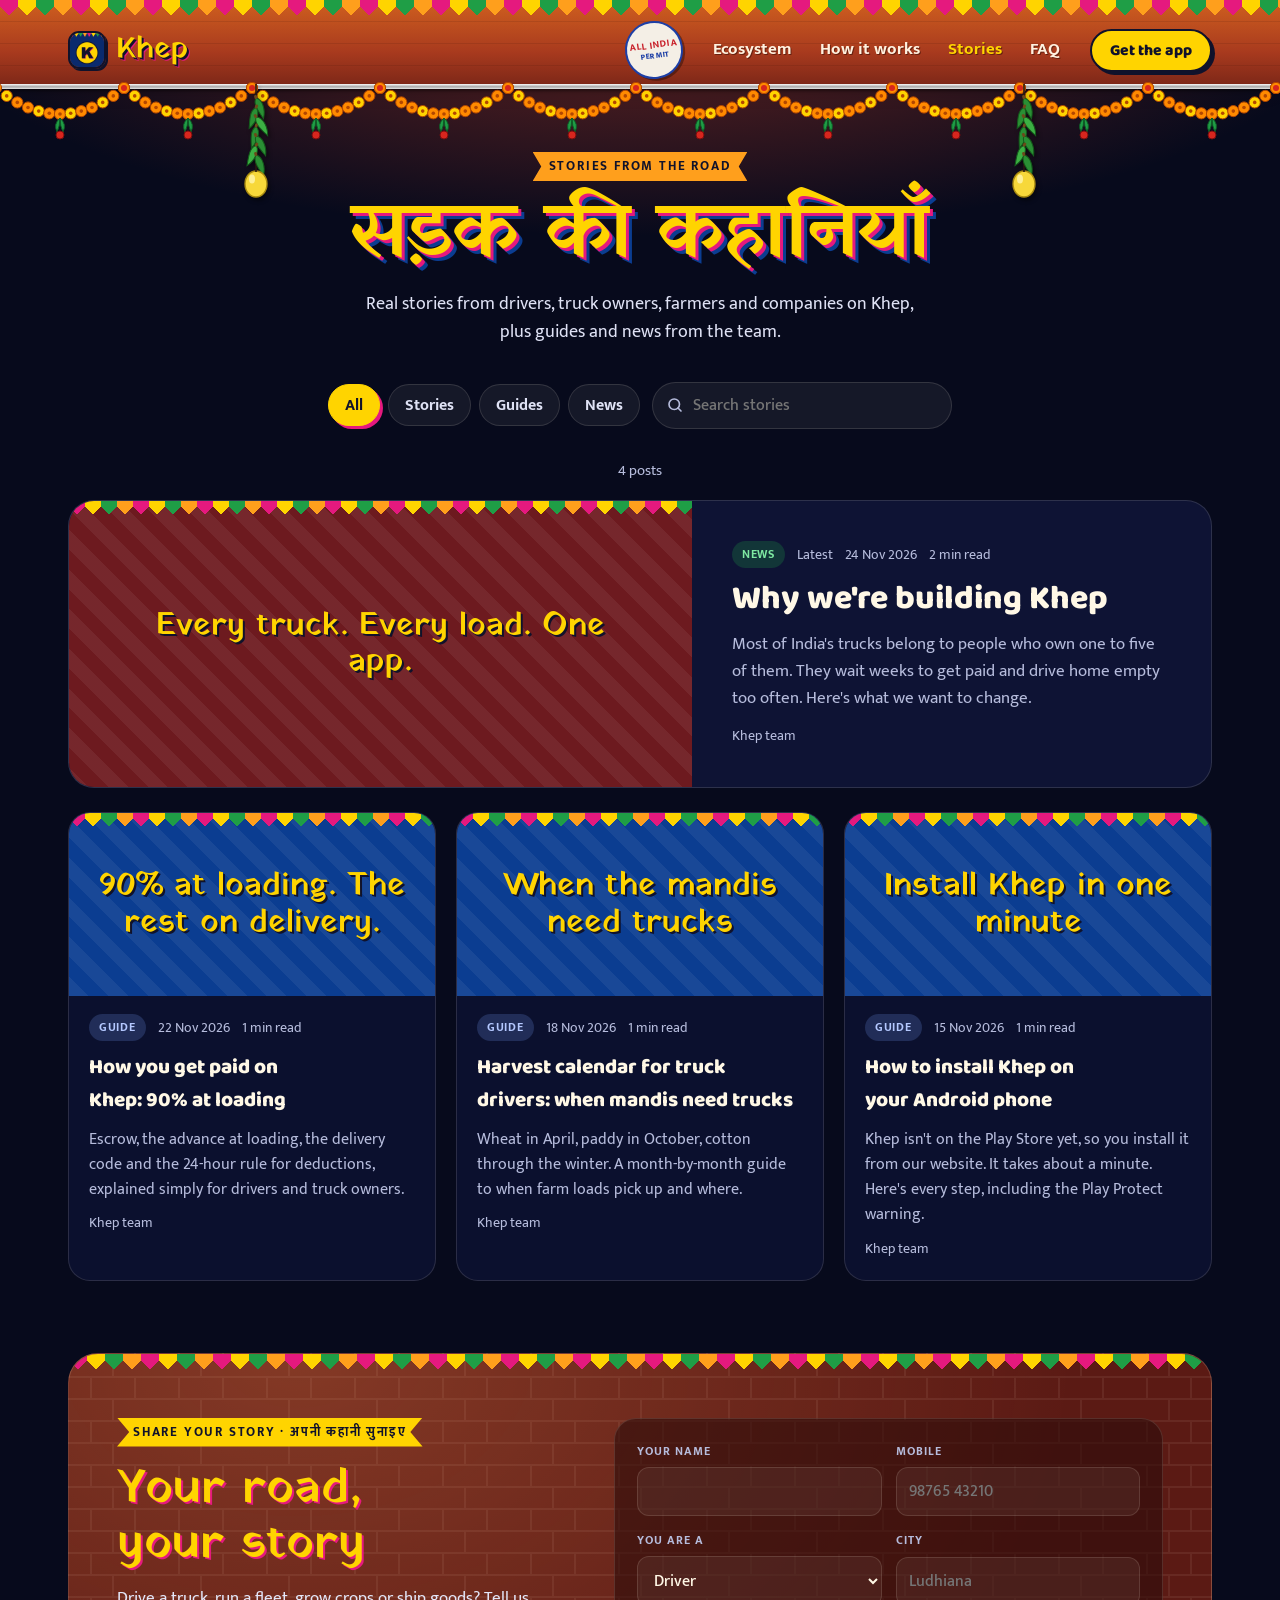
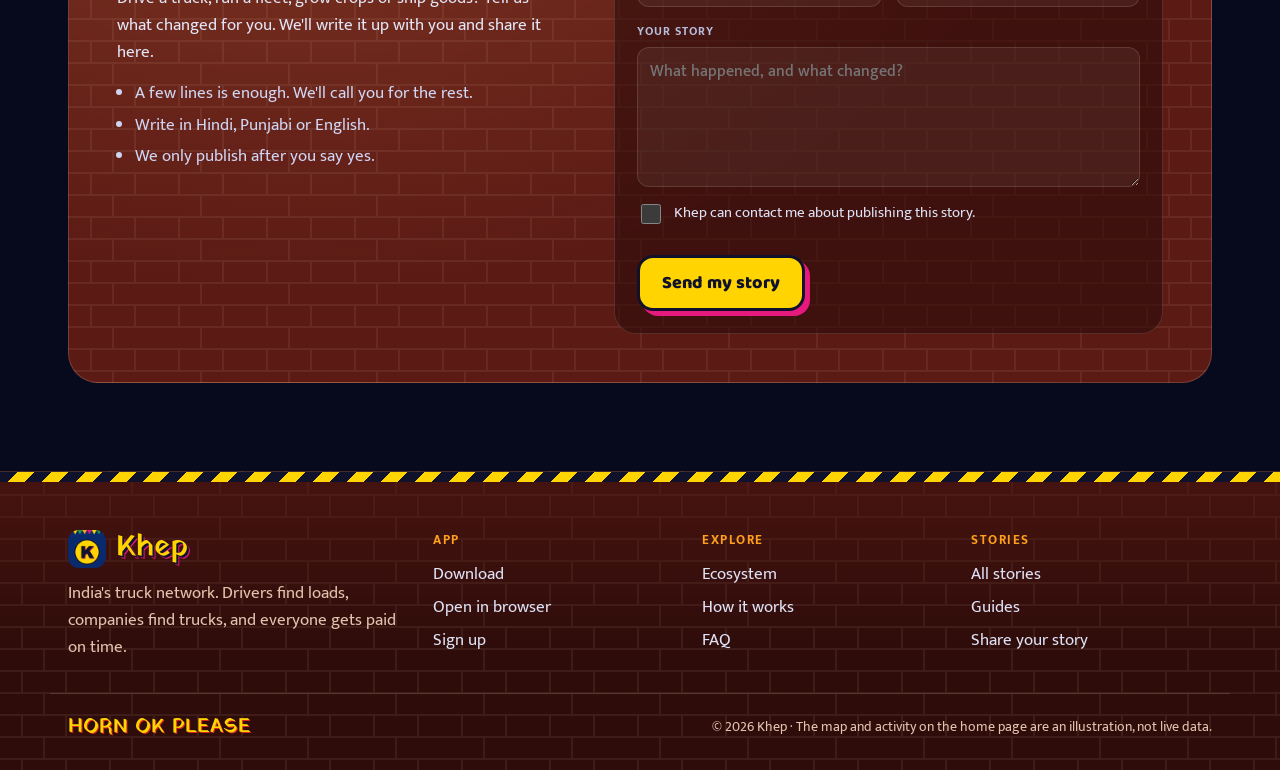
<file: blog.html>
<!doctype html>
<html lang="en">
<head>
<meta charset="utf-8">
<meta name="viewport" content="width=device-width, initial-scale=1, viewport-fit=cover">
<title>Stories · Khep</title>
<meta name="description" content="Stories from drivers, truck owners, farmers and companies on Khep, plus guides and news.">
<link rel="manifest" href="manifest.webmanifest">
<meta name="theme-color" content="#070a1c">
<link rel="icon" type="image/png" href="icons/favicon-48.png">
<link rel="apple-touch-icon" href="icons/apple-touch-icon.png">
<link rel="preconnect" href="https://fonts.googleapis.com">
<link rel="preconnect" href="https://fonts.gstatic.com" crossorigin>
<link rel="stylesheet" href="https://fonts.googleapis.com/css2?family=Baloo+2:wght@600;700;800&family=Mukta:wght@400;500;600;700&family=IBM+Plex+Mono:wght@600&family=Yatra+One&display=swap">
<link rel="stylesheet" href="site.css">
<style>
.page-hero{padding-top:calc(var(--hdr) + 84px + env(safe-area-inset-top,0px));padding-bottom:28px;text-align:center;background:radial-gradient(ellipse 80% 90% at 50% 0%,rgba(142,47,35,.75),transparent 70%),var(--night)}
.page-hero .in{display:grid;gap:14px;justify-items:center}
.page-hero h1{font:400 clamp(2.6rem,7vw,4.8rem)/1.05 var(--paint);color:var(--yel);text-shadow:3px 3px 0 var(--pink),6px 6px 0 var(--cob)}
.page-hero p{color:#dfe2f5;max-width:58ch;font-size:1.1rem}
.tools{display:flex;flex-wrap:wrap;gap:12px;justify-content:center;align-items:center;margin:8px auto 30px}
.cats{display:flex;flex-wrap:wrap;gap:8px;justify-content:center}
.cats button{font:700 .98rem var(--body);color:#dfe2f5;background:rgba(255,248,230,.06);border:1.5px solid var(--line);border-radius:999px;padding:7px 16px;cursor:pointer}
.cats button[aria-pressed="true"]{background:var(--yel);border-color:var(--yel);color:var(--ink);box-shadow:3px 3px 0 var(--pink)}
.search{position:relative;flex:0 1 300px;min-width:0}
.search input{width:100%;font:500 1rem var(--body);color:var(--paper);background:rgba(255,248,230,.06);border:1.5px solid var(--line);border-radius:999px;padding:9px 16px 9px 40px}
.search svg{position:absolute;left:14px;top:50%;width:18px;height:18px;transform:translateY(-50%);fill:none;stroke:var(--mute);stroke-width:2.2;stroke-linecap:round}
.count{color:var(--mute);text-align:center;margin-bottom:18px;font-size:.92rem}
.featured{display:grid;grid-template-columns:minmax(0,1.2fr) minmax(0,1fr);gap:0;background:var(--panel-solid);border:1px solid var(--line);border-radius:26px;overflow:hidden;text-decoration:none;margin-bottom:24px;transition:border-color .2s,transform .2s}
.featured:hover{border-color:rgba(192,86,62,.7);transform:translateY(-3px)}
.featured .cover{aspect-ratio:auto;min-height:280px;height:100%}
.featured .body{display:grid;gap:12px;align-content:center;padding:clamp(20px,4vw,40px)}
.featured h2{font:800 clamp(1.5rem,3vw,2.1rem)/1.15 var(--display)}
.featured p{color:var(--mute)}
.featured .meta{display:flex;flex-wrap:wrap;gap:6px 12px;align-items:center;font-size:.88rem;color:var(--mute)}
@media (max-width:780px){.featured{grid-template-columns:minmax(0,1fr)}.featured .cover{min-height:200px}}
.share{background-color:var(--brick-deep);background-image:radial-gradient(ellipse at 20% 0%,rgba(255,150,90,.25),transparent 60%),var(--brick-wall);border-radius:30px;overflow:hidden;border:1px solid rgba(255,226,196,.18)}
.share .lead p,.share ul{color:#f3d9c4}
.share .ribbon{background:var(--yel)}
.share .in{display:grid;grid-template-columns:minmax(0,.9fr) minmax(0,1.1fr);gap:clamp(24px,4vw,48px);padding:clamp(24px,5vw,48px)}
@media (max-width:860px){.share .in{grid-template-columns:minmax(0,1fr)}}
.share h2{font:400 clamp(2rem,4.6vw,3rem)/1.15 var(--paint);color:var(--yel);text-shadow:2px 2px 0 var(--pink)}
.share .lead{display:grid;gap:14px;align-content:start}
.share .lead p{color:#e3e6f8}
.share ul{margin:0;padding-left:1.1rem;color:#cfd5f3;display:grid;gap:4px}
.share .form{background:rgba(46,12,10,.6);border:1px solid var(--line);border-radius:22px;padding:22px}
.check{display:flex;gap:10px;align-items:flex-start;font-size:.92rem;color:#dfe2f5}
.check input{width:20px;height:20px;margin-top:3px;accent-color:var(--pink);flex:none}
</style>
</head>
<body data-page="stories">
<div id="site-header"></div>

<main id="main">
  <section class="page-hero">
    <div class="wrap in">
      <span class="ribbon">Stories from the road</span>
      <h1>सड़क की कहानियाँ</h1>
      <p>Real stories from drivers, truck owners, farmers and companies on Khep, plus guides and news from the team.</p>
    </div>
  </section>

  <section class="wrap" aria-label="All posts" style="padding-bottom:72px">
    <div class="tools">
      <div class="cats" role="group" aria-label="Show" id="cats">
        <button data-cat="all" aria-pressed="true">All</button>
        <button data-cat="stories" aria-pressed="false">Stories</button>
        <button data-cat="guides" aria-pressed="false">Guides</button>
        <button data-cat="news" aria-pressed="false">News</button>
      </div>
      <label class="search"><span class="skip" style="position:absolute;left:-999px">Search posts</span><svg viewBox="0 0 24 24"><circle cx="11" cy="11" r="7"/><path d="m20 20-4-4"/></svg><input id="q" type="search" placeholder="Search stories" aria-label="Search stories"></label>
    </div>
    <p class="count" id="count" aria-live="polite"></p>
    <div id="featured"></div>
    <div class="posts" id="grid"><div class="empty-card"><p>Loading…</p></div></div>
  </section>

  <section class="wrap" id="share" aria-labelledby="share-title" style="padding-bottom:88px">
    <div class="share"><div class="fringe" aria-hidden="true"></div><div class="in">
      <div class="lead">
        <span class="ribbon" style="justify-self:start">Share your story · अपनी कहानी सुनाइए</span>
        <h2 id="share-title">Your road, your story</h2>
        <p>Drive a truck, run a fleet, grow crops or ship goods? Tell us what changed for you. We'll write it up with you and share it here.</p>
        <ul><li>A few lines is enough. We'll call you for the rest.</li><li>Write in Hindi, Punjabi or English.</li><li>We only publish after you say yes.</li></ul>
      </div>
      <form class="form" id="story-form" novalidate>
        <div class="fgrid">
          <div class="field"><label for="s-name">Your name</label><input id="s-name" autocomplete="name" required></div>
          <div class="field"><label for="s-phone">Mobile</label><input id="s-phone" inputmode="numeric" autocomplete="tel-national" placeholder="98765 43210" required></div>
          <div class="field"><label for="s-role">You are a</label><select id="s-role"><option>Driver</option><option>Truck owner</option><option>Company</option><option>Contractor</option><option>Farmer or trader</option></select></div>
          <div class="field"><label for="s-city">City</label><input id="s-city" placeholder="Ludhiana" required></div>
          <div class="field full"><label for="s-story">Your story</label><textarea id="s-story" placeholder="What happened, and what changed?" required></textarea></div>
        </div>
        <label class="check" for="s-ok"><input type="checkbox" id="s-ok"><span>Khep can contact me about publishing this story.</span></label>
        <p class="form-msg" id="s-msg" role="status"></p>
        <div><button class="btn" type="submit" id="s-send">Send my story</button></div>
      </form>
    </div></div>
  </section>
</main>

<div id="site-footer"></div>
<script src="site.js"></script>
<script>
(function(){
"use strict";
const $ = id => document.getElementById(id);
const {esc, loadPosts, cardHTML, coverHTML, fmtDate, readMins, CAT, CONFIG} = window.Khep;
const params = new URLSearchParams(location.search);
let cat = ["stories","guides","news"].includes(params.get("cat")) ? params.get("cat") : "all";
let q = params.get("q") || "";
let all = [];
$("q").value = q;

function featuredHTML(p){
  return `<a class="featured" href="post.html?p=${encodeURIComponent(p.slug)}">${coverHTML(p, true)}
    <div class="body"><div class="meta"><span class="chip ${esc(p.category)}">${CAT[p.category] || "Post"}</span><span>Latest</span><span>${fmtDate(p.date)}</span><span>${readMins(p)} min read</span></div>
    <h2>${esc(p.title)}</h2><p>${esc(p.excerpt || "")}</p><div class="meta">${esc(p.author || "Khep team")}${p.city ? " · " + esc(p.city) : ""}</div></div></a>`;
}
function render(){
  document.querySelectorAll("#cats button").forEach(b => b.setAttribute("aria-pressed", String(b.dataset.cat === cat)));
  const term = q.trim().toLowerCase();
  const list = all.filter(p => (cat === "all" || p.category === cat) &&
    (!term || [p.title, p.excerpt, p.author, p.city, p.role, (p.tags || []).join(" "), p.body].join(" ").toLowerCase().includes(term)));
  $("count").textContent = list.length ? `${list.length} ${list.length === 1 ? "post" : "posts"}${term ? ` matching “${q.trim()}”` : ""}` : "";
  const showFeatured = cat === "all" && !term && list.length > 1;
  $("featured").innerHTML = showFeatured ? featuredHTML(list[0]) : "";
  const rest = showFeatured ? list.slice(1) : list;
  if(list.length){ $("grid").innerHTML = rest.map(cardHTML).join(""); return; }
  $("grid").innerHTML = cat === "stories" && !term
    ? `<div class="empty-card" style="grid-column:1/-1"><b style="font:800 1.3rem var(--display)">The first stories are on their way</b><p>We're talking to drivers, owners and farmers on the Punjab to Mumbai route. Want yours to be one of the first?</p><a class="btn" href="#share">Share your story</a></div>`
    : `<div class="empty-card" style="grid-column:1/-1"><b>Nothing found</b><p>Try another word, or show all posts.</p><button class="btn ghost" id="clear">Show all posts</button></div>`;
}
function sync(){
  const u = new URL(location.href);
  cat === "all" ? u.searchParams.delete("cat") : u.searchParams.set("cat", cat);
  q.trim() ? u.searchParams.set("q", q.trim()) : u.searchParams.delete("q");
  history.replaceState(null, "", u.pathname + u.search + u.hash);
}
$("cats").addEventListener("click", e => { const b = e.target.closest("button"); if(!b) return; cat = b.dataset.cat; sync(); render(); });
let t; $("q").addEventListener("input", e => { q = e.target.value; clearTimeout(t); t = setTimeout(() => { sync(); render(); }, 150); });
document.addEventListener("click", e => { if(e.target.id === "clear"){ cat = "all"; q = ""; $("q").value = ""; sync(); render(); } });

loadPosts().then(p => { all = p; render(); })
  .catch(() => { $("grid").innerHTML = `<div class="empty-card" style="grid-column:1/-1"><b>Stories couldn't load</b><p>Check your connection and refresh the page.</p></div>`; });

/* share your story */
const form = $("story-form"), msg = $("s-msg");
$("s-phone").addEventListener("input", e => { e.target.value = e.target.value.replace(/\D/g, "").replace(/^91(?=\d{10})/, "").slice(0, 10); });
form.addEventListener("submit", async e => {
  e.preventDefault();
  form.querySelectorAll("[aria-invalid]").forEach(el => el.removeAttribute("aria-invalid"));
  const v = id => $(id).value.trim();
  const bad = (id, text) => { $(id).setAttribute("aria-invalid", "true"); $(id).focus(); msg.className = "form-msg err"; msg.textContent = text; };
  if(v("s-name").length < 2) return bad("s-name", "Enter your name.");
  if(!/^[6-9]\d{9}$/.test(v("s-phone"))) return bad("s-phone", "Enter a 10-digit mobile number that starts with 6, 7, 8 or 9.");
  if(v("s-city").length < 2) return bad("s-city", "Enter your city.");
  if(v("s-story").length < 20) return bad("s-story", "Tell us a little more: at least a couple of sentences.");
  if(!$("s-ok").checked){ msg.className = "form-msg err"; msg.textContent = "Tick the box so we can contact you about your story."; $("s-ok").focus(); return; }
  const rec = {name:v("s-name"), mobile:v("s-phone"), role:v("s-role"), city:v("s-city"), story:v("s-story"), sentAt:new Date().toISOString()};
  const btn = $("s-send"); btn.disabled = true; btn.textContent = "Sending…";
  try{
    if(CONFIG.STORY_ENDPOINT){
      const r = await fetch(CONFIG.STORY_ENDPOINT, {method:"POST", headers:{"Content-Type":"application/json", Accept:"application/json"}, body:JSON.stringify(rec)});
      if(!r.ok) throw new Error(r.status);
      msg.className = "form-msg ok"; msg.textContent = `Thank you, ${rec.name.split(" ")[0]}! We'll call you on +91 ${rec.mobile} about your story.`;
    } else {
      try{ const k = "khep-stories"; const l = JSON.parse(localStorage.getItem(k) || "[]"); l.push(rec); localStorage.setItem(k, JSON.stringify(l)); }catch(_){}
      msg.className = "form-msg ok"; msg.textContent = `Thank you, ${rec.name.split(" ")[0]}! Story submissions aren't connected yet, so this was saved on this device only.`;
    }
    form.reset();
  }catch(err){
    msg.className = "form-msg err"; msg.textContent = "Your story didn't send. Check your connection and try again.";
  }finally{ btn.disabled = false; btn.textContent = "Send my story"; }
});
})();
</script>
</body>
</html>
</file>
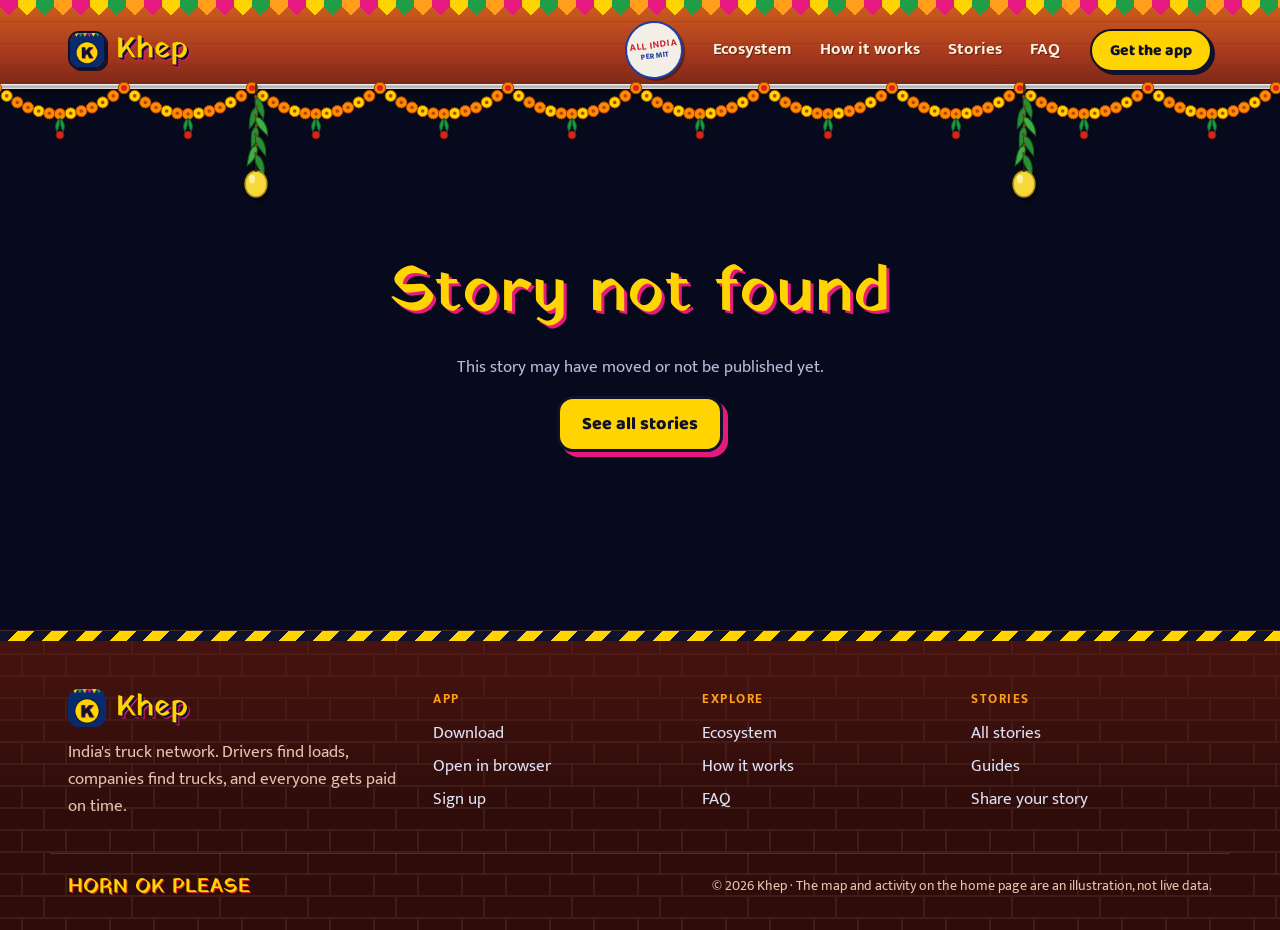
<file: post.html>
<!doctype html>
<html lang="en">
<head>
<meta charset="utf-8">
<meta name="viewport" content="width=device-width, initial-scale=1, viewport-fit=cover">
<title>Story · Khep</title>
<meta name="description" content="A story from the Khep network.">
<link rel="manifest" href="manifest.webmanifest">
<meta name="theme-color" content="#070a1c">
<link rel="icon" type="image/png" href="icons/favicon-48.png">
<link rel="apple-touch-icon" href="icons/apple-touch-icon.png">
<link rel="preconnect" href="https://fonts.googleapis.com">
<link rel="preconnect" href="https://fonts.gstatic.com" crossorigin>
<link rel="stylesheet" href="https://fonts.googleapis.com/css2?family=Baloo+2:wght@600;700;800&family=Mukta:wght@400;500;600;700&family=IBM+Plex+Mono:wght@600&family=Yatra+One&display=swap">
<link rel="stylesheet" href="site.css">
<style>
.art-head{padding-top:calc(var(--hdr) + 80px + env(safe-area-inset-top,0px));text-align:center;background:radial-gradient(ellipse 80% 70% at 50% 0%,rgba(142,47,35,.7),transparent 70%),var(--night)}
.art-head .in{display:grid;gap:16px;justify-items:center;max-width:860px;margin:0 auto}
.crumbs{font-size:.9rem;color:var(--mute)}
.crumbs a{color:var(--mute)}
.art-head h1{font:800 clamp(2rem,5.4vw,3.6rem)/1.1 var(--display);color:var(--paper)}
.art-head .excerpt{font-size:1.15rem;color:#dfe2f5;max-width:60ch}
.byline{display:flex;flex-wrap:wrap;gap:8px 14px;justify-content:center;align-items:center;color:var(--mute);font-size:.95rem}
.avatar{width:42px;height:42px;border-radius:50%;display:grid;place-items:center;background:var(--yel);color:var(--ink);font:800 1.1rem var(--display);border:2px solid var(--ink);box-shadow:2px 2px 0 var(--pink)}
.art-cover{max-width:980px;margin:30px auto 0;border-radius:26px;overflow:hidden;border:1px solid var(--line)}
.art-cover .cover{aspect-ratio:16/7}
.art-cover .cover.gen b{font-size:clamp(1.8rem,5vw,3rem)}
article.prose{max-width:720px;margin:0 auto;padding-block:40px 24px;font-size:1.12rem;line-height:1.75;color:#e6e8f6}
.prose > * + *{margin-top:1.1em}
.prose h2{font:800 1.7rem/1.2 var(--display);color:var(--paper);margin-top:1.8em}
.prose h3{font:800 1.3rem/1.25 var(--display);color:var(--paper);margin-top:1.5em}
.prose h4{font:700 1.1rem var(--display);color:var(--yel)}
.prose a{color:var(--yel);text-underline-offset:3px}
.prose strong{color:var(--paper)}
.prose ul,.prose ol{padding-left:1.3rem;display:grid;gap:.45em}
.prose li::marker{color:var(--saff);font-weight:800}
.prose blockquote{margin-left:0;margin-right:0;padding:18px 22px;border-radius:18px;background:linear-gradient(160deg,rgba(142,47,35,.45),var(--panel-solid) 70%);border-left:6px solid var(--brick-light);font:400 1.4rem/1.4 var(--paint);color:var(--yel)}
.prose img{border-radius:18px;display:block}
.tags{display:flex;flex-wrap:wrap;gap:8px;justify-content:center;max-width:720px;margin:0 auto}
.tags a{font-size:.88rem;color:#dfe2f5;text-decoration:none;background:rgba(255,248,230,.07);border:1px solid var(--line);border-radius:999px;padding:4px 12px}
.tags a:hover{border-color:var(--yel);color:var(--yel)}
.share-row{display:flex;flex-wrap:wrap;gap:10px;justify-content:center;align-items:center;max-width:720px;margin:26px auto 0;padding-top:24px;border-top:1px solid var(--line);color:var(--mute)}
.share-row .btn{font-size:.98rem;padding:8px 16px;border-width:2px;box-shadow:3px 3px 0 var(--pink)}
.cta-box{max-width:720px;margin:36px auto 0;background-color:var(--brick-deep);background-image:radial-gradient(ellipse at 0% 0%,rgba(255,150,90,.25),transparent 60%),var(--brick-wall);border-radius:24px;overflow:hidden;border:1px solid var(--line)}
.cta-box .in{display:flex;flex-wrap:wrap;gap:14px 20px;align-items:center;justify-content:space-between;padding:22px 24px}
.cta-box b{font:400 1.6rem var(--paint);color:var(--yel);text-shadow:2px 2px 0 var(--ink)}
.avatar{background:var(--brick-light)!important;color:var(--cream)!important}
.missing{min-height:70vh;display:grid;place-items:center;text-align:center;padding-top:var(--hdr)}
.missing .in{display:grid;gap:14px;justify-items:center}
.missing h1{font:400 clamp(2.4rem,7vw,4rem) var(--paint);color:var(--yel);text-shadow:3px 3px 0 var(--pink)}
</style>
</head>
<body data-page="post">
<div id="site-header"></div>

<main id="main">
  <div id="article"><div class="missing"><p>Loading…</p></div></div>
  <section class="wrap section" id="more" aria-labelledby="more-title" hidden>
    <div class="sec-head"><span class="ribbon">Keep reading</span><h2 id="more-title">More from the road</h2></div>
    <div class="posts" id="related"></div>
  </section>
</main>

<div id="site-footer"></div>
<script src="site.js"></script>
<script>
(function(){
"use strict";
const $ = id => document.getElementById(id);
const {esc, loadPosts, cardHTML, coverHTML, md, fmtDate, readMins, CAT} = window.Khep;
const slug = new URLSearchParams(location.search).get("p") || "";

function missing(){
  document.title = "Story not found · Khep";
  $("article").innerHTML = `<div class="missing"><div class="in"><h1>Story not found</h1><p style="color:var(--mute)">This story may have moved or not be published yet.</p><a class="btn" href="blog.html">See all stories</a></div></div>`;
}
loadPosts().then(posts => {
  const i = posts.findIndex(p => p.slug === slug);
  if(i < 0) return missing();
  const p = posts[i], url = location.href.split("#")[0];
  document.title = p.title + " · Khep";
  const d = document.querySelector('meta[name="description"]'); if(d) d.setAttribute("content", p.excerpt || p.title);
  const initials = String(p.author || "Khep").split(/\s+/).map(w => w[0]).slice(0, 2).join("").toUpperCase();
  const wa = "https://wa.me/?text=" + encodeURIComponent(p.title + " " + url);
  $("article").innerHTML = `
    <header class="art-head"><div class="wrap in">
      <nav class="crumbs" aria-label="Breadcrumb"><a href="blog.html">Stories</a> / <a href="blog.html?cat=${esc(p.category)}">${CAT[p.category] ? CAT[p.category] + "s" : "Posts"}</a></nav>
      <span class="chip ${esc(p.category)}">${CAT[p.category] || "Post"}</span>
      <h1>${esc(p.title)}</h1>
      ${p.excerpt ? `<p class="excerpt">${esc(p.excerpt)}</p>` : ""}
      <div class="byline"><span class="avatar" aria-hidden="true">${esc(initials)}</span><span><b style="color:var(--paper)">${esc(p.author || "Khep team")}</b>${p.role ? " · " + esc(p.role) : ""}${p.city ? " · " + esc(p.city) : ""}</span><span>${fmtDate(p.date)}</span><span>${readMins(p)} min read</span></div>
    </div>
    <div class="wrap"><div class="art-cover">${coverHTML(p, true)}</div></div></header>
    <div class="wrap">
      <article class="prose">${md(p.body)}</article>
      ${(p.tags || []).length ? `<div class="tags">${p.tags.map(t => `<a href="blog.html?q=${encodeURIComponent(t)}">#${esc(t)}</a>`).join("")}</div>` : ""}
      <div class="share-row"><span>Share this story</span>
        <a class="btn" href="${wa}" target="_blank" rel="noopener">WhatsApp</a>
        <button class="btn ghost" id="copy" type="button">Copy link</button></div>
      <div class="cta-box"><div class="fringe" aria-hidden="true"></div><div class="in"><b>Get Khep on your phone</b><a class="btn" href="./#get">Download the app</a></div></div>
    </div>`;
  $("copy").addEventListener("click", async e => {
    const b = e.currentTarget;
    try{ await navigator.clipboard.writeText(url); b.textContent = "Link copied"; }
    catch(_){ b.textContent = "Copy the address bar link"; }
    setTimeout(() => { b.textContent = "Copy link"; }, 2000);
  });
  const same = posts.filter((x, j) => j !== i && x.category === p.category);
  const others = posts.filter((x, j) => j !== i && x.category !== p.category);
  const rel = [...same, ...others].slice(0, 3);
  if(rel.length){ $("related").innerHTML = rel.map(cardHTML).join(""); $("more").hidden = false; }
}).catch(missing);
})();
</script>
</body>
</html>
</file>
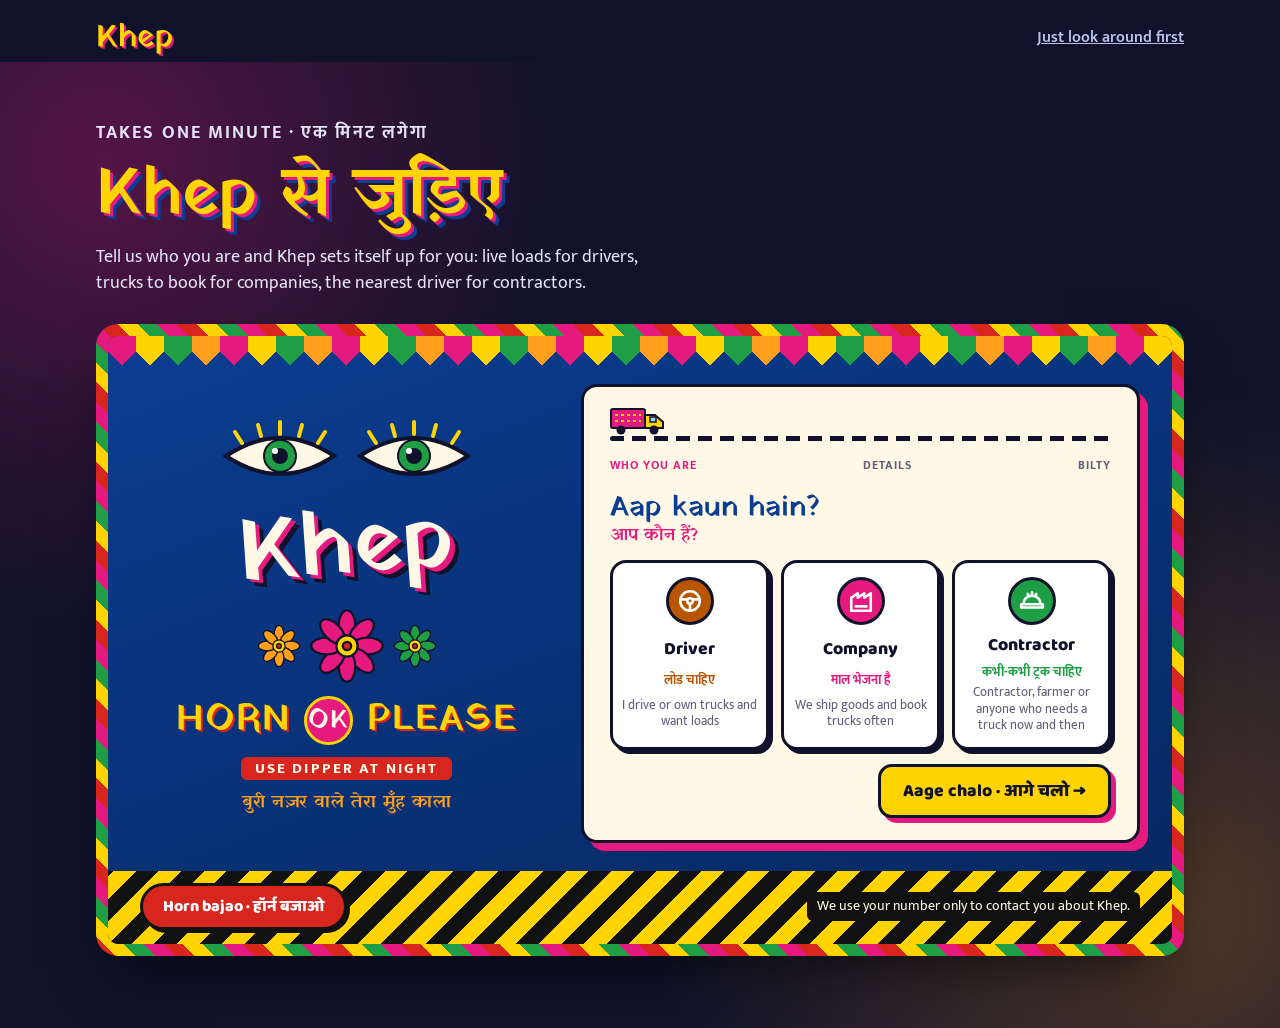
<file: signup.html>
<!doctype html>
<html lang="en">
<head>
<meta charset="utf-8">
<meta name="viewport" content="width=device-width, initial-scale=1, viewport-fit=cover">
<title>Sign up · Khep</title>
<link rel="manifest" href="manifest.webmanifest">
<meta name="theme-color" content="#10122b">
<link rel="icon" type="image/png" href="icons/favicon-48.png">
<link rel="apple-touch-icon" href="icons/apple-touch-icon.png">
<link rel="preconnect" href="https://fonts.googleapis.com">
<link rel="preconnect" href="https://fonts.gstatic.com" crossorigin>
<link rel="stylesheet" href="https://fonts.googleapis.com/css2?family=Baloo+2:wght@600;700;800&family=Mukta:wght@400;500;600;700&family=IBM+Plex+Mono:wght@500;700&family=Yatra+One&display=swap">
<style>
:root{--display:"Baloo 2","Mukta",system-ui,sans-serif;--body:"Mukta",system-ui,"Segoe UI",sans-serif;--mono:"IBM Plex Mono",ui-monospace,Consolas,monospace;color-scheme:dark;padding-top:env(safe-area-inset-top,0px);padding-bottom:env(safe-area-inset-bottom,0px)}
*{box-sizing:border-box}
body{margin:0;background:#10122b;color:#fff8e6;font:16px/1.5 var(--body)}
[hidden]{display:none!important}
h1,h2,h3{line-height:1.15;margin:0;text-wrap:balance}
.mono{font-family:var(--mono)}
.wrap{max-width:1120px;margin:0 auto;padding-left:max(16px,env(safe-area-inset-left,0px));padding-right:max(16px,env(safe-area-inset-right,0px))}
.su-top{display:flex;justify-content:space-between;align-items:center;gap:12px;padding-block:14px 0}
.su-top a.logo{font:400 2rem "Yatra One","Baloo 2",system-ui,sans-serif;color:#ffd400;text-decoration:none;text-shadow:2px 2px 0 #e5197e}
.su-top a.back{color:#b9c3ea;font-weight:600}
.tg-sec .wrap{padding-block:20px 56px}
/* ---------- Sign-up: the painted back of a goods truck. A deliberate single look, same in light and dark. ---------- */
.tg-sec{--t-ink:#10122b;--t-cob:#0b3d91;--t-cob2:#06275f;--t-pink:#e5197e;--t-saff:#ff9f1c;--t-saffd:#b85500;--t-grn:#1f9e46;--t-yel:#ffd400;--t-red:#d7261e;--t-paper:#fff8e6;--t-mute:#615c78;
  --t-paint:"Yatra One","Baloo 2",system-ui,sans-serif;
  background-color:var(--t-ink);background-image:radial-gradient(circle at 8% 10%,rgba(229,25,126,.32),transparent 32%),radial-gradient(circle at 92% 88%,rgba(255,159,28,.26),transparent 36%);color:var(--t-paper)}
.tg-sec .wrap{padding-block:56px 72px;display:grid;gap:28px}
.tg-head{display:grid;gap:8px;max-width:700px}
.tg-eyebrow{margin:0;font:700 .85rem var(--body);letter-spacing:.12em;text-transform:uppercase;color:var(--t-saff)}
.tg-head h2{font-family:var(--t-paint);font-weight:400;font-size:clamp(2.4rem,7vw,4.2rem);line-height:1.2;color:var(--t-yel);text-shadow:3px 3px 0 var(--t-pink),6px 6px 0 var(--t-cob)}
.tg-head p{margin:0;font-size:1.1rem;color:#e6e2fb;max-width:56ch}
.tailgate{position:relative;overflow:hidden;border-radius:22px;border:12px solid transparent;background:linear-gradient(160deg,var(--t-cob),var(--t-cob2)) padding-box,repeating-linear-gradient(45deg,var(--t-red) 0 14px,var(--t-yel) 14px 28px,var(--t-grn) 28px 42px,var(--t-pink) 42px 56px) border-box;box-shadow:0 30px 60px -25px rgba(0,0,0,.75)}
.tailgate.shake{animation:tg-shake .5s}
@keyframes tg-shake{20%{transform:translate(-5px,1px) rotate(-.5deg)}40%{transform:translate(5px,-1px) rotate(.5deg)}60%{transform:translate(-3px,0)}80%{transform:translate(2px,1px)}}
.jhalar{height:30px;background:repeating-linear-gradient(90deg,var(--t-pink) 0 28px,var(--t-yel) 28px 56px,var(--t-grn) 56px 84px,var(--t-saff) 84px 112px);-webkit-mask:conic-gradient(from -45deg at bottom,#0000,#000 1deg 89deg,#0000 90deg) 0 0/28px 100%;mask:conic-gradient(from -45deg at bottom,#0000,#000 1deg 89deg,#0000 90deg) 0 0/28px 100%}
.tg-grid{display:grid;grid-template-columns:minmax(0,.85fr) minmax(0,1.15fr);gap:28px;padding:18px clamp(14px,3vw,32px) 28px}
@media (max-width:860px){.tg-grid{grid-template-columns:minmax(0,1fr)}}
.tg-art{display:grid;justify-items:center;align-content:center;gap:12px;text-align:center;min-width:0}
.eyes{display:flex;gap:14px;justify-content:center}
.eyes svg{width:min(120px,36vw);height:auto;display:block}
.tg-painted{font-family:var(--t-paint);font-size:clamp(3.6rem,10vw,5.6rem);line-height:1.05;color:var(--t-paper);text-shadow:4px 4px 0 var(--t-pink),8px 8px 0 var(--t-ink);transform:rotate(-4deg)}
.flowers{display:flex;gap:8px;align-items:center}
.flowers svg{width:44px;height:44px;display:block}
.flowers svg.big{width:76px;height:76px;animation:tg-spin 20s linear infinite}
@keyframes tg-spin{to{transform:rotate(360deg)}}
.slogan{font-family:var(--t-paint);font-size:clamp(1.7rem,4.4vw,2.3rem);color:var(--t-yel);text-shadow:2px 2px 0 var(--t-red);letter-spacing:.03em;line-height:1.15}
.slogan .ok{display:inline-grid;place-items:center;width:1.9em;height:1.9em;border-radius:50%;background:var(--t-pink);color:var(--t-paper);text-shadow:none;font-size:.7em;vertical-align:middle;border:3px solid var(--t-yel)}
.slogan.sm{font-family:var(--body);font-weight:800;font-size:.95rem;color:var(--t-paper);text-shadow:none;background:var(--t-red);padding:3px 14px;border-radius:6px;letter-spacing:.14em}
.slogan.hi{font-size:1.15rem;color:var(--t-saff);text-shadow:none}
.tg-form{background:var(--t-paper);color:var(--t-ink);border-radius:16px;border:3px solid var(--t-ink);box-shadow:8px 8px 0 var(--t-pink);padding:18px clamp(14px,3vw,26px) 22px;display:grid;gap:16px;min-width:0;align-content:start}
.road{position:relative;height:40px}
.road::before{content:"";position:absolute;left:0;right:0;bottom:4px;height:5px;border-radius:3px;background:repeating-linear-gradient(90deg,var(--t-ink) 0 14px,transparent 14px 22px)}
.mini{position:absolute;bottom:9px;left:0;width:56px;height:30px;transition:left .7s cubic-bezier(.45,1.5,.5,1)}
.tg-steps{list-style:none;margin:-6px 0 0;padding:0;display:flex;justify-content:space-between;gap:6px;font:700 .76rem var(--body);text-transform:uppercase;letter-spacing:.08em;color:var(--t-mute)}
.tg-steps li[aria-current="step"]{color:var(--t-pink)}
.tg-step,.tg-done{display:grid;gap:14px}
.tg-step h3,.tg-done h3{font-family:var(--t-paint);font-weight:400;font-size:1.8rem;line-height:1.2;color:var(--t-cob);outline:none}
.tg-step h3 span{display:block;font-size:1.05rem;color:var(--t-pink)}
.medals{display:grid;grid-template-columns:repeat(3,minmax(0,1fr));gap:12px}
@media (max-width:520px){.medals{grid-template-columns:minmax(0,1fr)}}
.medal{--m:var(--t-pink);display:grid;gap:2px;justify-items:center;text-align:center;padding:14px 8px 12px;border-radius:16px;border:3px solid var(--t-ink);background:#fff;color:var(--t-ink);cursor:pointer;font-family:var(--body);box-shadow:4px 4px 0 var(--t-ink);transition:transform .2s,box-shadow .2s,background-color .2s}
.medal .ic{width:48px;height:48px;border-radius:50%;background:var(--m);display:grid;place-items:center;border:3px solid var(--t-ink);margin-bottom:4px}
.medal .ic svg{width:26px;height:26px;fill:none;stroke:#fff;stroke-width:2.4;stroke-linecap:round;stroke-linejoin:round}
.medal b{font:800 1.1rem var(--display)}
.medal span{font-weight:700;color:var(--m)}
.medal small{color:var(--t-mute);font-size:.8rem;line-height:1.3}
.medal:hover{transform:translate(-2px,-2px) rotate(-1.5deg);box-shadow:6px 6px 0 var(--t-ink)}
.medal[aria-checked="true"]{background:var(--m);color:#fff;transform:rotate(-2deg);box-shadow:6px 6px 0 var(--t-ink)}
.medal[aria-checked="true"] span,.medal[aria-checked="true"] small{color:#fff}
.medal[aria-checked="true"] .ic{background:var(--t-ink)}
.medal:focus-visible,.tg-go:focus-visible,.horn:focus-visible,.tg-back:focus-visible{outline:3px solid var(--t-cob);outline-offset:3px}
.tf-grid{display:grid;grid-template-columns:repeat(2,minmax(0,1fr));gap:12px}
@media (max-width:520px){.tf-grid{grid-template-columns:minmax(0,1fr)}}
.tf{display:grid;gap:4px;min-width:0;align-content:start}
.tf.full{grid-column:1/-1}
.tf label{font:700 .78rem var(--body);text-transform:uppercase;letter-spacing:.07em;color:var(--t-cob)}
.tf label i{font-style:normal;text-transform:none;letter-spacing:0;color:var(--t-mute);font-weight:500}
.tf input,.tf select{font:500 1rem var(--body);color:var(--t-ink);background:#fff;border:2.5px solid var(--t-ink);border-radius:10px;padding:9px 11px;width:100%;min-width:0;color-scheme:light}
.tf input:focus,.tf select:focus{outline:none;box-shadow:4px 4px 0 var(--t-saff)}
.tf [aria-invalid="true"]{border-color:var(--t-red);background:#fff0ee}
.pre{display:flex;border:2.5px solid var(--t-ink);border-radius:10px;overflow:hidden;background:#fff}
.pre > span{display:grid;place-items:center;padding:0 10px;background:var(--t-yel);font-weight:800;border-right:2.5px solid var(--t-ink)}
.pre input{border:0;border-radius:0}
.pre input:focus{box-shadow:none}
.pre:focus-within{box-shadow:4px 4px 0 var(--t-saff)}
.plate{display:flex;align-items:stretch;border:3px solid #111;border-radius:9px;background:var(--t-yel);overflow:hidden}
.plate .ind{display:grid;place-items:center;padding:0 8px;background:#1d3fa6;color:#fff;font:700 .72rem var(--body);letter-spacing:.06em}
.plate input{border:0;border-radius:0;background:transparent;font:700 1.35rem var(--mono);letter-spacing:.1em;text-transform:uppercase;color:#111;padding:8px 10px}
.plate input::placeholder{color:rgba(17,17,17,.4)}
.plate input:focus{box-shadow:none}
.plate:focus-within{box-shadow:4px 4px 0 var(--t-saff)}
.plate:has([aria-invalid="true"]){border-color:var(--t-red)}
.check{display:flex;gap:10px;align-items:flex-start;font-size:.95rem}
.check input{width:20px;height:20px;accent-color:var(--t-pink);margin-top:3px;flex:none}
@media (max-width:820px){.dl-grid{grid-template-columns:minmax(0,1fr)}}
.crops{border:0;margin:0;padding:0}
.crops legend{font:700 .78rem var(--body);text-transform:uppercase;letter-spacing:.07em;color:var(--t-cob);padding:0;margin-bottom:6px}
.crops legend i{font-style:normal;text-transform:none;letter-spacing:0;color:var(--t-mute);font-weight:500}
.crop-chips{display:flex;flex-wrap:wrap;gap:8px}
.crop-chips label{position:relative;cursor:pointer}
.crop-chips input{position:absolute;opacity:0;width:1px;height:1px}
.crop-chips span{display:inline-block;padding:6px 12px;border:2.5px solid var(--t-ink);border-radius:999px;background:#fff;font-weight:600;font-size:.9rem;transition:transform .15s}
.crop-chips input:checked + span{background:var(--t-grn);color:#fff;transform:rotate(-2deg);box-shadow:3px 3px 0 var(--t-ink)}
.crop-chips input:focus-visible + span{outline:3px solid var(--t-cob);outline-offset:2px}
.tg-err{margin:0;color:var(--t-red);font-weight:700}
.tg-err:empty{display:none}
.tg-actions{display:flex;flex-wrap:wrap;gap:10px;justify-content:space-between;align-items:center}
.tg-go{font:800 1.1rem var(--display);border:3px solid var(--t-ink);border-radius:14px;padding:10px 22px;background:var(--t-yel);color:var(--t-ink);cursor:pointer;box-shadow:5px 5px 0 var(--t-pink);transition:transform .15s,box-shadow .15s;margin-left:auto}
.tg-go:hover{transform:translate(-2px,-2px);box-shadow:7px 7px 0 var(--t-pink)}
.tg-go:active{transform:translate(3px,3px);box-shadow:2px 2px 0 var(--t-pink)}
.tg-go:disabled{opacity:.6;cursor:wait}
.tg-back{font:700 .95rem var(--body);background:none;border:0;color:var(--t-cob);text-decoration:underline;text-underline-offset:3px;cursor:pointer;padding:6px 2px}
.bilty{border:2px dashed var(--t-ink);border-radius:10px;padding:14px;background:#fffdf3 repeating-linear-gradient(0deg,transparent 0 27px,rgba(11,61,145,.08) 27px 28px);display:grid;gap:10px;font-variant-numeric:tabular-nums}
.bilty-h{display:flex;justify-content:space-between;gap:8px;flex-wrap:wrap;border-bottom:2px solid var(--t-ink);padding-bottom:6px;font:700 .78rem var(--body);letter-spacing:.08em;text-transform:uppercase}
.bilty dl{margin:0;display:grid;grid-template-columns:auto minmax(0,1fr);gap:5px 16px}
.bilty dt{color:var(--t-mute);font-size:.88rem}
.bilty dd{margin:0;font-weight:700;overflow-wrap:anywhere}
.pass-row{display:flex;flex-wrap:wrap;gap:14px;align-items:center}
.pass{display:flex;align-items:stretch;border:4px solid #111;border-radius:12px;background:var(--t-yel);overflow:hidden;box-shadow:6px 6px 0 var(--t-pink);animation:tg-pop .55s cubic-bezier(.3,1.6,.5,1)}
.pass .ind{display:grid;place-items:center;padding:0 9px;background:#1d3fa6;color:#fff;font:700 .75rem var(--body)}
.pass b{font:700 clamp(1.4rem,5vw,2rem) var(--mono);letter-spacing:.1em;padding:8px 16px;color:#111;white-space:nowrap}
.stamp{font:400 1.2rem var(--t-paint);color:var(--t-red);border:3px solid var(--t-red);border-radius:8px;padding:0 12px;transform:rotate(-9deg);animation:tg-stamp .4s .35s both}
@keyframes tg-pop{from{transform:scale(.5) rotate(-8deg);opacity:0}}
@keyframes tg-stamp{from{transform:scale(2.2) rotate(-9deg);opacity:0}}
.tg-done p{margin:0;max-width:52ch}
.demo-note{font-size:.85rem;color:var(--t-mute);background:#fff;border:1.5px dashed var(--t-mute);border-radius:8px;padding:6px 10px}
.tg-bumper{display:flex;flex-wrap:wrap;gap:12px;align-items:center;justify-content:space-between;padding:12px clamp(14px,3vw,32px) 14px;background:repeating-linear-gradient(-45deg,#111 0 16px,var(--t-yel) 16px 32px)}
.horn{font:800 1rem var(--display);border:3px solid #111;border-radius:999px;padding:8px 20px;background:var(--t-red);color:#fff;cursor:pointer;box-shadow:3px 3px 0 #111}
.horn:active{transform:translate(2px,2px);box-shadow:1px 1px 0 #111}
.tg-note{background:#111;color:var(--t-paper);font-size:.85rem;padding:4px 10px;border-radius:6px}
.petal{position:absolute;top:-24px;width:12px;height:16px;border-radius:70% 0 70% 0;border:1.5px solid rgba(16,18,43,.6);pointer-events:none;z-index:5;animation:tg-fall linear forwards}
@keyframes tg-fall{to{transform:translate(var(--x),1100px) rotate(var(--r));opacity:.3}}
@media (prefers-reduced-motion:reduce){.flowers svg.big,.tailgate.shake,.pass,.stamp{animation:none}.mini,.medal,.tg-go,.cta-join{transition:none}}

</style>
</head>
<body>
<div class="wrap su-top"><a class="logo" href="app.html">Khep</a><a class="back" href="app.html?demo=driver">Just look around first</a></div>
<svg width="0" height="0" style="position:absolute" aria-hidden="true" focusable="false"><defs>
  <symbol id="tg-flower" viewBox="-50 -50 100 100"><g stroke="#10122b" stroke-width="3">
    <ellipse cx="0" cy="-27" rx="11" ry="20" fill="currentColor"/><ellipse cx="0" cy="-27" rx="11" ry="20" fill="currentColor" transform="rotate(45)"/>
    <ellipse cx="0" cy="-27" rx="11" ry="20" fill="currentColor" transform="rotate(90)"/><ellipse cx="0" cy="-27" rx="11" ry="20" fill="currentColor" transform="rotate(135)"/>
    <ellipse cx="0" cy="-27" rx="11" ry="20" fill="currentColor" transform="rotate(180)"/><ellipse cx="0" cy="-27" rx="11" ry="20" fill="currentColor" transform="rotate(225)"/>
    <ellipse cx="0" cy="-27" rx="11" ry="20" fill="currentColor" transform="rotate(270)"/><ellipse cx="0" cy="-27" rx="11" ry="20" fill="currentColor" transform="rotate(315)"/>
    <circle r="14" fill="#ffd400"/><circle r="5.5" fill="#d7261e"/></g></symbol>
  <clipPath id="tg-eye-l"><path d="M6 30 Q60 -6 114 30 Q60 66 6 30Z"/></clipPath>
  <clipPath id="tg-eye-r"><path d="M6 30 Q60 -6 114 30 Q60 66 6 30Z"/></clipPath>
</defs></svg>

<section class="tg-sec" id="signup" aria-labelledby="tg-title">
  <div class="wrap">
    <div class="tg-head">
      <p class="tg-eyebrow">Takes one minute · एक मिनट लगेगा</p>
      <h2 id="tg-title">Khep से जुड़िए</h2>
      <p>Tell us who you are and Khep sets itself up for you: live loads for drivers, trucks to book for companies, the nearest driver for contractors.</p>
    </div>

    <div class="tailgate" id="tailgate">
      <div class="jhalar" aria-hidden="true"></div>
      <div class="tg-grid">
        <div class="tg-art" aria-hidden="true">
          <div class="eyes">
            <svg viewBox="0 -12 120 76"><path d="M6 30 Q60 -6 114 30 Q60 66 6 30Z" fill="#fff8e6"/><g clip-path="url(#tg-eye-l)"><g class="pupil"><circle cx="60" cy="30" r="16" fill="#1f9e46" stroke="#10122b" stroke-width="2"/><circle cx="60" cy="30" r="8" fill="#10122b"/><circle cx="55" cy="25" r="3" fill="#fff"/></g></g><path d="M6 30 Q60 -6 114 30 Q60 66 6 30Z" fill="none" stroke="#10122b" stroke-width="4"/><path d="M22 17 15 6M41 10 38-1M60 8V-4M79 10l3-11M98 17l7-11" stroke="#ffd400" stroke-width="4" stroke-linecap="round"/></svg>
            <svg viewBox="0 -12 120 76"><path d="M6 30 Q60 -6 114 30 Q60 66 6 30Z" fill="#fff8e6"/><g clip-path="url(#tg-eye-r)"><g class="pupil"><circle cx="60" cy="30" r="16" fill="#1f9e46" stroke="#10122b" stroke-width="2"/><circle cx="60" cy="30" r="8" fill="#10122b"/><circle cx="55" cy="25" r="3" fill="#fff"/></g></g><path d="M6 30 Q60 -6 114 30 Q60 66 6 30Z" fill="none" stroke="#10122b" stroke-width="4"/><path d="M22 17 15 6M41 10 38-1M60 8V-4M79 10l3-11M98 17l7-11" stroke="#ffd400" stroke-width="4" stroke-linecap="round"/></svg>
          </div>
          <div class="tg-painted">Khep</div>
          <div class="flowers">
            <svg style="color:#ff9f1c"><use href="#tg-flower"/></svg>
            <svg class="big" style="color:#e5197e"><use href="#tg-flower"/></svg>
            <svg style="color:#1f9e46"><use href="#tg-flower"/></svg>
          </div>
          <div class="slogan">HORN <span class="ok">OK</span> PLEASE</div>
          <div class="slogan sm">USE DIPPER AT NIGHT</div>
          <div class="slogan hi">बुरी नज़र वाले तेरा मुँह काला</div>
        </div>

        <form class="tg-form" id="tg-form" novalidate>
          <div class="road" aria-hidden="true">
            <svg class="mini" viewBox="0 0 56 30"><rect x="1" y="3" width="34" height="19" rx="2" fill="#e5197e" stroke="#10122b" stroke-width="2"/><path d="M35 9h10l8 7v6H35z" fill="#ffd400" stroke="#10122b" stroke-width="2"/><rect x="40" y="11" width="6" height="5" fill="#9fd3ff" stroke="#10122b" stroke-width="1.5"/><path d="M5 9h26M5 15h26" stroke="#ffd400" stroke-width="2" stroke-dasharray="3 3"/><circle cx="11" cy="24" r="4.5" fill="#10122b"/><circle cx="44" cy="24" r="4.5" fill="#10122b"/></svg>
          </div>
          <ol class="tg-steps"><li data-s="1">Who you are</li><li data-s="2">Details</li><li data-s="3">Bilty</li></ol>

          <div class="tg-step" data-step="1">
            <h3>Aap kaun hain? <span lang="hi">आप कौन हैं?</span></h3>
            <div class="medals" role="radiogroup" aria-label="I am joining as">
              <button type="button" class="medal" id="m-driver" role="radio" aria-checked="false" data-join="driver" style="--m:#b85500">
                <span class="ic"><svg viewBox="0 0 24 24"><circle cx="12" cy="12" r="9"/><circle cx="12" cy="12" r="2.5"/><path d="M3.5 10.5h6M14.5 10.5h6M12 14.5V21"/></svg></span>
                <b>Driver</b><span lang="hi">लोड चाहिए</span><small>I drive or own trucks and want loads</small></button>
              <button type="button" class="medal" id="m-company" role="radio" aria-checked="false" data-join="company" style="--m:#e5197e">
                <span class="ic"><svg viewBox="0 0 24 24"><path d="M3 21V9l6-4v4l6-4v4l6-4v16zM7 17h2M11 17h2M15 17h2"/></svg></span>
                <b>Company</b><span lang="hi">माल भेजना है</span><small>We ship goods and book trucks often</small></button>
              <button type="button" class="medal" id="m-contractor" role="radio" aria-checked="false" data-join="contractor" style="--m:#1f9e46">
                <span class="ic"><svg viewBox="0 0 24 24"><path d="M4 15a8 8 0 0 1 16 0M2 15h20v3H2zM12 7V4M9 8l-1-2.5M15 8l1-2.5"/></svg></span>
                <b>Contractor</b><span lang="hi">कभी-कभी ट्रक चाहिए</span><small>Contractor, farmer or anyone who needs a truck now and then</small></button>
            </div>
            <p class="tg-err" id="err1" role="alert"></p>
            <div class="tg-actions"><button type="button" class="tg-go" data-next="2">Aage chalo · आगे चलो →</button></div>
          </div>

          <div class="tg-step" data-step="2" hidden>
            <h3>Thoda apne baare mein <span lang="hi">थोड़ा अपने बारे में</span></h3>
            <div class="tf-grid">
              <div class="tf"><label for="su-name">Your name</label><input id="su-name" autocomplete="name" placeholder="Gurpreet Singh"></div>
              <div class="tf"><label for="su-mobile">Mobile</label><div class="pre"><span>+91</span><input id="su-mobile" inputmode="numeric" autocomplete="tel-national" placeholder="98765 43210"></div></div>
              <div class="tf"><label for="su-city">City you work from</label><input id="su-city" list="su-cities" placeholder="Ludhiana"></div>
              <div class="tf"><label for="su-lang">App language</label><select id="su-lang"><option>Hindi · हिंदी</option><option>Punjabi · ਪੰਜਾਬੀ</option><option>English</option><option>Marathi · मराठी</option><option>Gujarati · ગુજરાતી</option><option>Tamil · தமிழ்</option><option>Telugu · తెలుగు</option><option>Bengali · বাংলা</option><option>Kannada · ಕನ್ನಡ</option></select></div>

              <div class="tf" data-for="company" hidden><label for="su-company">Company</label><input id="su-company" autocomplete="organization" placeholder="Satluj Yarns Pvt Ltd"></div>
              <div class="tf" data-for="company" hidden><label for="su-gstin">GSTIN <i>(optional)</i></label><input id="su-gstin" maxlength="15" placeholder="03ABCDE1234F1Z5" style="text-transform:uppercase"></div>
              <div class="tf full" data-for="company" hidden><label for="su-volume">Trucks you book a month</label><select id="su-volume"><option>1–10</option><option>11–50</option><option>51–200</option><option>More than 200</option></select></div>

              <div class="tf" data-for="driver" hidden><label for="su-fleet">Your trucks</label><select id="su-fleet"><option>I drive someone else's truck</option><option>1, I own it</option><option>2–5</option><option>6–20</option><option>More than 20</option></select></div>
              <div class="tf" data-for="driver" hidden><label for="su-ttype">Truck type</label><select id="su-ttype"><option>32 ft container</option><option>20–24 ft container</option><option>Open body, 10–14 wheel</option><option>Tractor-trolley</option><option>Trailer</option><option>Tanker</option><option>Small, under 7.5 t</option></select></div>
              <div class="tf full" data-for="driver" hidden><label for="su-plate">Truck number <i>(optional)</i></label><div class="plate"><span class="ind">IND</span><input id="su-plate" autocomplete="off" spellcheck="false" placeholder="PB 10 HX 4417"></div></div>
              <div class="tf" data-for="driver" hidden><label for="su-years">Driving trucks for</label><select id="su-years"><option>Less than 2 years</option><option>2–5 years</option><option>5–10 years</option><option>More than 10 years</option></select></div>
              <div class="tf" data-for="driver" hidden><label for="su-licence">Licence</label><select id="su-licence"><option>Heavy goods vehicle</option><option>Medium goods vehicle</option><option>Light motor vehicle</option></select></div>

              <div class="tf full" data-for="contractor" hidden><label for="su-work">What you do</label><select id="su-work"><option>Construction contractor</option><option>Farmer</option><option>Trader or small business</option><option>House or office shifting</option><option>Events and tents</option><option>Something else</option></select></div>

              <div class="tf" data-for="driver company contractor" hidden><label for="su-deal" id="su-deal-l">Goods you deal in</label><select id="su-deal"><option value="agri">Crops and agriculture</option><option value="construction">Construction material</option><option value="fmcg">FMCG and retail</option><option value="textile">Textiles and yarn</option><option value="steel">Steel and metal</option><option value="chemicals">Chemicals</option><option value="other">Something else</option></select></div>
              <div class="tf" data-for="driver company contractor" hidden><label for="su-side" id="su-side-l">You are a</label><select id="su-side"><option value="seller">Seller</option><option value="buyer">Buyer</option><option value="both">Both buyer and seller</option></select></div>
              <fieldset class="tf full crops" id="su-crops" hidden><legend>Which crops? <i>(pick any)</i></legend>
                <div class="crop-chips">
                  <label><input type="checkbox" value="Wheat"><span>Wheat · गेहूँ</span></label>
                  <label><input type="checkbox" value="Paddy / rice"><span>Paddy · धान</span></label>
                  <label><input type="checkbox" value="Cotton"><span>Cotton · कपास</span></label>
                  <label><input type="checkbox" value="Sugarcane"><span>Sugarcane · गन्ना</span></label>
                  <label><input type="checkbox" value="Potato"><span>Potato · आलू</span></label>
                  <label><input type="checkbox" value="Onion"><span>Onion · प्याज़</span></label>
                  <label><input type="checkbox" value="Maize"><span>Maize · मक्का</span></label>
                  <label><input type="checkbox" value="Mustard"><span>Mustard · सरसों</span></label>
                  <label><input type="checkbox" value="Fruits and vegetables"><span>Fruits and veg · फल-सब्ज़ी</span></label>
                </div>
              </fieldset>

              <label class="check tf full" for="su-wa"><input type="checkbox" id="su-wa" checked><span>Send me updates on WhatsApp <span lang="hi">(WhatsApp पर खबर भेजें)</span></span></label>
            </div>
            <datalist id="su-cities"><option>Ludhiana</option><option>Delhi</option><option>Gurugram</option><option>Faridabad</option><option>Panipat</option><option>Mandi Gobindgarh</option><option>Jaipur</option><option>Ahmedabad</option><option>Surat</option><option>Vapi</option><option>Bhiwandi</option><option>Mumbai</option><option>Pune</option><option>Nashik</option><option>Indore</option><option>Kanpur</option><option>Kolkata</option><option>Chennai</option><option>Bengaluru</option><option>Hyderabad</option></datalist>
            <p class="tg-err" id="err2" role="alert"></p>
            <div class="tg-actions"><button type="button" class="tg-back" data-back="1">← Back</button><button type="button" class="tg-go" data-next="3">Bilty banao · बिल्टी बनाओ →</button></div>
          </div>

          <div class="tg-step" data-step="3" hidden>
            <h3>Check your bilty <span lang="hi">अपनी बिल्टी देख लें</span></h3>
            <div class="bilty" id="bilty"></div>
            <p class="tg-err" id="err3" role="alert"></p>
            <div class="tg-actions"><button type="button" class="tg-back" data-back="2">← Change something</button><button type="submit" class="tg-go" id="su-submit">Sign me up · चलो!</button></div>
          </div>

          <div class="tg-done" hidden>
            <h3>Shabaash, <span id="done-name"></span>!</h3>
            <div class="pass-row"><div class="pass"><span class="ind">IND</span><b id="pass-no">KH 26 T 0000</b></div><span class="stamp">पक्का</span></div>
            <p id="done-msg"></p>
            <p class="demo-note" id="demo-note" hidden>Demo mode: this sign-up is saved only in your browser and isn't sent anywhere yet.</p>
            <div class="tg-actions"><button type="button" class="tg-back" id="su-again">Sign up someone else</button><a class="tg-go" href="app.html" id="done-open" style="text-decoration:none">Open my Khep →</a></div>
          </div>
        </form>
      </div>
      <div class="tg-bumper">
        <button type="button" class="horn" id="tg-horn">Horn bajao · हॉर्न बजाओ</button>
        <span class="tg-note">We use your number only to contact you about Khep.</span>
      </div>
    </div>
  </div>
</section>
<script>
(function(){
// Paste a form endpoint here (for example a Formspree form URL) to receive sign-ups.
// Left empty, sign-ups are kept in the visitor's browser only and the success screen says so.
const SIGNUP_ENDPOINT = "";

const form = document.getElementById("tg-form"), tg = document.getElementById("tailgate");
if(!form) return;
const q = s => form.querySelector(s), qa = s => [...form.querySelectorAll(s)];
const S = {step:1, role:null, rec:null, started:false};
const ROLE = {driver:"Driver", company:"Company", contractor:"Contractor"};
const DEAL = {agri:"Crops and agriculture", construction:"Construction material", fmcg:"FMCG and retail", textile:"Textiles and yarn", steel:"Steel and metal", chemicals:"Chemicals", other:"Something else"};
const SIDE = {seller:"Seller", buyer:"Buyer", both:"Buyer and seller"};
const esc = s => String(s).replace(/[&<>"']/g, c => ({"&":"&amp;","<":"&lt;",">":"&gt;",'"':"&quot;","'":"&#39;"}[c]));
const val = id => q("#"+id).value.trim();
const fmtMobile = m => m.replace(/(\d{5})(\d{5})/, "$1 $2");
const calm = matchMedia("(prefers-reduced-motion: reduce)").matches;

function go(n){
  S.step = n;
  qa(".tg-step").forEach(el => el.hidden = +el.dataset.step !== n);
  q(".tg-done").hidden = n !== 4;
  qa(".tg-steps li").forEach(li => li.setAttribute("aria-current", +li.dataset.s === Math.min(n,3) ? "step" : "false"));
  q(".mini").style.left = `calc(${(n-1)/3} * (100% - 56px))`;
  if(S.started){ const h = form.querySelector(n===4 ? ".tg-done h3" : `.tg-step[data-step="${n}"] h3`); if(h){ h.tabIndex = -1; h.focus({preventScroll:true}); } }
  S.started = true;
}

qa(".medal").forEach(b => b.addEventListener("click", () => {
  S.role = b.dataset.join;
  qa(".medal").forEach(m => m.setAttribute("aria-checked", m === b));
  qa("[data-for]").forEach(g => g.hidden = !g.dataset.for.split(" ").includes(S.role));
  q("#su-deal-l").textContent = S.role === "driver" ? "Loads you like to carry" : "Goods you deal in";
  q("#su-side-l").textContent = S.role === "driver" ? "You mostly work for" : "You are a";
  const side = q("#su-side");
  side.options[0].text = S.role === "driver" ? "Sellers sending goods" : "Seller";
  side.options[1].text = S.role === "driver" ? "Buyers collecting goods" : "Buyer";
  side.options[2].text = S.role === "driver" ? "Both" : "Both buyer and seller";
  syncCrops();
  q("#err1").textContent = "";
}));
function syncCrops(){ q("#su-crops").hidden = !S.role || q("#su-deal").value !== "agri"; }
q("#su-deal").addEventListener("change", syncCrops);

function fail(id, msg, box){ const el = q("#"+id); el.setAttribute("aria-invalid","true"); q(box).textContent = msg; el.focus(); return false; }
function check2(){
  qa("[aria-invalid]").forEach(e => e.removeAttribute("aria-invalid")); q("#err2").textContent = "";
  if(val("su-name").length < 2) return fail("su-name", "Enter your name.", "#err2");
  if(!/^[6-9]\d{9}$/.test(val("su-mobile"))) return fail("su-mobile", "Enter a 10-digit mobile number that starts with 6, 7, 8 or 9.", "#err2");
  if(val("su-city").length < 2) return fail("su-city", "Enter the city you work from.", "#err2");
  if(S.role === "company"){
    if(val("su-company").length < 2) return fail("su-company", "Enter your company name.", "#err2");
    const g = val("su-gstin").toUpperCase();
    if(g && !/^\d{2}[A-Z]{5}\d{4}[A-Z][1-9A-Z]Z[0-9A-Z]$/.test(g)) return fail("su-gstin", "That GSTIN doesn't look right. It has 15 characters, like 03ABCDE1234F1Z5. You can also leave it empty.", "#err2");
  }
  if(S.role === "driver"){
    const p = val("su-plate").replace(/\s/g,"").toUpperCase();
    if(p && !/^[A-Z]{2}\d{1,2}[A-Z]{0,3}\d{4}$/.test(p)) return fail("su-plate", "Enter a truck number like PB 10 HX 4417, or leave it empty.", "#err2");
  }
  return true;
}

function bilty(){
  const r = {role:S.role, name:val("su-name"), mobile:val("su-mobile"), city:val("su-city"), language:val("su-lang"), whatsapp:q("#su-wa").checked,
    deal:q("#su-deal").value, side:q("#su-side").value, crops:q("#su-deal").value === "agri" ? qa("#su-crops input:checked").map(c => c.value) : []};
  if(S.role === "company"){ r.company = val("su-company"); r.gstin = val("su-gstin").toUpperCase(); r.trucksPerMonth = val("su-volume"); }
  if(S.role === "driver"){ r.trucksOwned = val("su-fleet"); r.truckNumber = val("su-plate").toUpperCase(); r.truckType = val("su-ttype"); r.experience = val("su-years"); r.licence = val("su-licence"); }
  if(S.role === "contractor"){ r.work = val("su-work"); }
  const city3 = (r.city.toUpperCase().replace(/[^A-Z]/g,"") || "IND").slice(0,3);
  r.lr = `KHP-${city3}-${Math.floor(10000 + Math.random()*90000)}`;
  S.rec = r;
  const rows = [["Joining as", ROLE[r.role]], ["Name", r.name], ["Mobile", "+91 " + fmtMobile(r.mobile)], ["City", r.city]];
  if(r.role === "company"){ rows.push(["Company", r.company]); if(r.gstin) rows.push(["GSTIN", r.gstin]); rows.push(["Trucks a month", r.trucksPerMonth]); }
  if(r.role === "driver"){ rows.push(["Trucks", r.trucksOwned], ["Truck type", r.truckType]); if(r.truckNumber) rows.push(["Truck number", r.truckNumber]); rows.push(["Driving for", r.experience], ["Licence", r.licence]); }
  if(r.role === "contractor") rows.push(["Work", r.work]);
  rows.push([r.role === "driver" ? "Loads you carry" : "Goods", DEAL[r.deal]]);
  if(r.crops.length) rows.push(["Crops", r.crops.join(", ")]);
  if(r.role !== "driver") rows.push(["You are a", SIDE[r.side]]);
  rows.push(["App language", r.language], ["WhatsApp updates", r.whatsapp ? "Yes" : "No"]);
  q("#bilty").innerHTML = `<div class="bilty-h"><span>Khep lorry receipt · sign-up copy</span><span class="mono">${esc(r.lr)}</span></div>
    <dl>${rows.map(([k,v]) => `<dt>${k}</dt><dd>${esc(v)}</dd>`).join("")}</dl>`;
}

function next(to){
  if(to === 2 && !S.role){ q("#err1").textContent = "Pick one: driver, company or contractor."; return; }
  if(to === 3){ if(!check2()) return; bilty(); }
  go(to);
}
form.addEventListener("click", e => {
  const b = e.target.closest("button"); if(!b) return;
  if(b.dataset.next) next(+b.dataset.next);
  else if(b.dataset.back) go(+b.dataset.back);
  else if(b.id === "su-again"){ form.reset(); S.role = null; qa(".medal").forEach(m => m.setAttribute("aria-checked","false")); qa("[data-for]").forEach(g => g.hidden = true); syncCrops(); go(1); }
});

q("#su-mobile").addEventListener("input", e => { e.target.value = e.target.value.replace(/\D/g,"").replace(/^91(?=\d{10})/,"").slice(0,10); });
q("#su-plate").addEventListener("input", e => {
  const raw = e.target.value.toUpperCase().replace(/[^A-Z0-9]/g,"");
  const m = raw.match(/^([A-Z]{0,2})(\d{0,2})([A-Z]{0,3})(\d{0,4})/);
  e.target.value = [m[1],m[2],m[3],m[4]].filter(Boolean).join(" ");
});

form.addEventListener("submit", async e => {
  e.preventDefault();
  if(S.step < 3){ next(S.step + 1); return; }
  if(S.step !== 3) return;
  const btn = q("#su-submit"); btn.disabled = true; btn.textContent = "Sending…"; q("#err3").textContent = "";
  const rec = {...S.rec, signedUpAt: new Date().toISOString()};
  try{
    if(SIGNUP_ENDPOINT){
      const res = await fetch(SIGNUP_ENDPOINT, {method:"POST", headers:{"Content-Type":"application/json","Accept":"application/json"}, body:JSON.stringify(rec)});
      if(!res.ok) throw new Error("HTTP " + res.status);
    }
    try{ const list = JSON.parse(localStorage.getItem("khep-signups") || "[]"); list.push(rec); localStorage.setItem("khep-signups", JSON.stringify(list)); }catch(_){}
    done(rec);
  }catch(err){
    q("#err3").textContent = "Your sign-up didn't go through. Check your internet connection and tap Sign me up again.";
  }finally{
    btn.disabled = false; btn.textContent = "Sign me up · चलो!";
  }
});

function done(r){
  const code = {driver:"D", company:"C", contractor:"K"}[r.role];
  r.pass = `KH 26 ${code} ${Math.floor(1000 + Math.random()*9000)}`;
  q("#pass-no").textContent = r.pass;
  q("#done-name").textContent = r.name.split(/\s+/)[0];
  q("#done-msg").textContent = `Your Khep account is ready. Open it to see ${{driver:"live loads near you", company:"trucks you can book", contractor:"drivers and transporters near you"}[r.role]}.`;
  try{ localStorage.setItem("khep-user", JSON.stringify(r)); }catch(_){}
  joinLink();
  q("#demo-note").hidden = !!SIGNUP_ENDPOINT;
  go(4); honk(); petals();
}

let ac;
function honk(){
  try{
    ac = ac || new (window.AudioContext || window.webkitAudioContext)();
    const t = ac.currentTime, lp = ac.createBiquadFilter(); lp.type = "lowpass"; lp.frequency.value = 1800; lp.connect(ac.destination);
    [[0,.24,[392,494]],[.32,.55,[330,415]]].forEach(([s,d,fs]) => {
      const g = ac.createGain(); g.gain.setValueAtTime(0,t+s); g.gain.linearRampToValueAtTime(.16,t+s+.02); g.gain.setValueAtTime(.16,t+s+d-.05); g.gain.linearRampToValueAtTime(0,t+s+d); g.connect(lp);
      fs.forEach(f => { const o = ac.createOscillator(); o.type = "sawtooth"; o.frequency.value = f; o.connect(g); o.start(t+s); o.stop(t+s+d+.02); });
    });
  }catch(_){}
  if(!calm){ tg.classList.remove("shake"); void tg.offsetWidth; tg.classList.add("shake"); }
}
document.getElementById("tg-horn").addEventListener("click", honk);

function petals(){
  if(calm) return;
  const cols = ["#ff9f1c","#ffd400","#e5197e","#d7261e","#ff6f00"];
  for(let i = 0; i < 48; i++){
    const p = document.createElement("i"); p.className = "petal";
    p.style.left = Math.random()*100 + "%"; p.style.background = cols[i % cols.length];
    p.style.animationDelay = (Math.random()*.7) + "s"; p.style.animationDuration = (2 + Math.random()*1.6) + "s";
    p.style.setProperty("--r", (Math.random()*900 - 450) + "deg"); p.style.setProperty("--x", (Math.random()*160 - 80) + "px");
    tg.appendChild(p); setTimeout(() => p.remove(), 4600);
  }
}

// The painted eyes follow the pointer.
const pupils = [...document.querySelectorAll(".eyes .pupil")];
let raf = 0, px = 0, py = 0;
if(!calm && pupils.length) window.addEventListener("pointermove", e => {
  px = e.clientX; py = e.clientY;
  if(raf) return;
  raf = requestAnimationFrame(() => { raf = 0; pupils.forEach(p => {
    const b = p.ownerSVGElement.getBoundingClientRect(), cx = b.left + b.width/2, cy = b.top + b.height*.55;
    const dx = px - cx, dy = py - cy, d = Math.hypot(dx,dy) || 1, k = Math.min(1, d/300);
    p.setAttribute("transform", `translate(${(dx/d*13*k).toFixed(1)} ${(dy/d*6*k).toFixed(1)})`);
  }); });
}, {passive:true});

// Signed-up visitors get a shortcut into the app from the header.
function joinLink(){}
joinLink();
go(1);
})();
</script>
<script>if("serviceWorker" in navigator && location.protocol !== "file:") navigator.serviceWorker.register("sw.js").catch(() => {});</script>
</body>
</html>
</file>
<file: site.css>
/* Khep website: shared styles for the landing page, stories and articles.
   One dark "night highway" look with truck-art accents, the same in light and dark mode by design. */
:root{
  --night:#070a1c; --night2:#0b1033; --panel:rgba(14,19,52,.78); --panel-solid:#0e1334; --ink:#10122b;
  --paper:#fff8e6; --mute:#b6bcdc; --line:rgba(255,248,230,.13);
  --yel:#ffd400; --pink:#e5197e; --grn:#1f9e46; --saff:#ff9f1c; --red:#d7261e; --cob:#0b3d91; --sky:#7aa2ff;
  /* brick maroon, the colour of a painted Indian truck body */
  --brick:#8e2f23; --brick-light:#c0563e; --brick-deep:#5b1a14; --brick-dark:#2e0c0a; --maroon:#6d1a1f; --cream:#ffe9cf;
  --brick-wall:url("data:image/svg+xml,%3Csvg xmlns='http://www.w3.org/2000/svg' width='88' height='44'%3E%3Cg fill='none' stroke='rgba(255,226,196,0.075)' stroke-width='2'%3E%3Cpath d='M0 1h88M0 23h88M44 1v22M22 23v22M66 23v22'/%3E%3C/g%3E%3C/svg%3E");
  --paint:"Yatra One","Baloo 2",system-ui,sans-serif; --display:"Baloo 2","Mukta",system-ui,sans-serif;
  --body:"Mukta",system-ui,"Segoe UI",sans-serif; --mono:"IBM Plex Mono",ui-monospace,Consolas,monospace;
  --hdr:68px;
  color-scheme:dark;
  padding-bottom:env(safe-area-inset-bottom,0px);
}
*{box-sizing:border-box}
html{scroll-behavior:smooth;scroll-padding-top:calc(var(--hdr) + 12px)}
body{margin:0;background:var(--night);color:var(--paper);font:17px/1.6 var(--body);overflow-x:hidden}
[hidden]{display:none!important}
img{max-width:100%}
h1,h2,h3,h4{margin:0;line-height:1.12;text-wrap:balance}
p{margin:0}
a{color:inherit}
a:focus-visible,button:focus-visible,summary:focus-visible,input:focus-visible,textarea:focus-visible,select:focus-visible{outline:3px solid var(--yel);outline-offset:3px}
.wrap{max-width:1180px;margin:0 auto;padding-left:max(18px,env(safe-area-inset-left,0px));padding-right:max(18px,env(safe-area-inset-right,0px))}
.center{text-align:center}
.skip{position:absolute;left:-999px;top:8px;z-index:100;background:var(--yel);color:var(--ink);padding:8px 14px;border-radius:8px;font-weight:700}
.skip:focus{left:12px}

/* tassel fringe, the truck-art signature */
.fringe{height:16px;background:repeating-linear-gradient(90deg,var(--pink) 0 18px,var(--yel) 18px 36px,var(--grn) 36px 54px,var(--saff) 54px 72px);-webkit-mask:conic-gradient(from -45deg at bottom,#0000,#000 1deg 89deg,#0000 90deg) 0 0/18px 100%;mask:conic-gradient(from -45deg at bottom,#0000,#000 1deg 89deg,#0000 90deg) 0 0/18px 100%}
.stripes{height:10px;background:repeating-linear-gradient(-45deg,var(--yel) 0 12px,var(--ink) 12px 24px)}

/* ---------- header: hides when you scroll down, returns when you scroll up ---------- */
/* painted like the top panel of a goods truck: orange-to-brick wood, a chrome strip, and decorations hanging below */
.site-hdr{position:fixed;top:0;left:0;right:0;z-index:50;padding-top:env(safe-area-inset-top,0px);
  background:repeating-linear-gradient(180deg,transparent 0 21px,rgba(60,16,6,.13) 21px 22px),linear-gradient(180deg,#d0601f,#a83a1e 62%,#7f2818);
  box-shadow:0 10px 24px -14px rgba(0,0,0,.8);transition:transform .38s cubic-bezier(.3,.7,.3,1),box-shadow .3s;will-change:transform}
.site-hdr::after{content:"";position:absolute;left:0;right:0;bottom:-5px;height:5px;background:linear-gradient(180deg,#fafafa,#a9a9a9 55%,#e6e6e6);box-shadow:0 2px 3px rgba(0,0,0,.4)}
.site-hdr.scrolled{box-shadow:0 14px 30px -12px rgba(0,0,0,.85)}
.site-hdr.hide{transform:translateY(calc(-100% - 120px))}
.hdr-in{height:var(--hdr);display:flex;align-items:center;gap:18px;position:relative;z-index:3}
.permit{display:grid;place-items:center;text-align:center;width:58px;height:58px;border-radius:50%;background:#f4efe6;border:2.5px solid #1d3fa6;color:#1d3fa6;font:800 .5rem/1.15 var(--body);letter-spacing:.04em;text-transform:uppercase;transform:rotate(-8deg);box-shadow:2px 2px 0 rgba(0,0,0,.35);flex:none}
.permit b{display:block;color:#c8202a;font-size:.62rem}
@media (max-width:980px){.permit{display:none}}
/* hanging garlands and nimbu-mirchi (moved by site.js) */
.hdr-deco{position:absolute;left:0;right:0;top:100%;height:0;pointer-events:none;z-index:1}
/* sway runs as CSS transform animations, so the graphics card does the work with no script per frame */
.swag,.nimbu,.jolt-in{transform-origin:50% 0;will-change:transform}
.swag{position:absolute;top:0;animation:sway-s var(--d,2.4s) ease-in-out var(--dl,0s) infinite alternate}
.nimbu{position:absolute;top:0;width:36px;margin-left:-18px;filter:drop-shadow(2px 3px 2px rgba(0,0,0,.45));animation:sway-b var(--d,1.6s) ease-in-out var(--dl,0s) infinite alternate}
.swag svg,.nimbu svg{display:block;overflow:visible}
@keyframes sway-s{from{transform:rotate(-1.8deg)}to{transform:rotate(1.8deg)}}
@keyframes sway-b{from{transform:rotate(-8deg)}to{transform:rotate(8deg)}}
/* a damped swing when the truck jolts: scrolling quickly, or the odd pothole */
.hdr-deco.jolt .swag .jolt-in{animation:jolt-s 1.3s ease-out}
.hdr-deco.jolt .nimbu .jolt-in{animation:jolt-b 1.5s ease-out}
@keyframes jolt-s{20%{transform:rotate(4.5deg)}45%{transform:rotate(-3deg)}70%{transform:rotate(1.4deg)}100%{transform:rotate(0)}}
@keyframes jolt-b{16%{transform:rotate(20deg)}38%{transform:rotate(-13deg)}60%{transform:rotate(7deg)}80%{transform:rotate(-2.5deg)}100%{transform:rotate(0)}}
.site-hdr.hide .swag,.site-hdr.hide .nimbu{animation-play-state:paused}
.logo{display:flex;align-items:center;gap:10px;text-decoration:none;margin-right:auto}
.logo img{width:38px;height:38px;border-radius:11px;display:block}
.logo b{font:400 1.9rem var(--paint);color:var(--yel);text-shadow:2px 2px 0 var(--ink),3px 3px 0 var(--pink);line-height:1}
.site-hdr .logo img{border:2px solid var(--ink);box-shadow:2px 2px 0 var(--ink)}
.nav{display:flex;align-items:center;gap:4px;list-style:none;margin:0;padding:0;position:relative;z-index:4}
.nav a{display:block;padding:8px 12px;border-radius:999px;text-decoration:none;font-weight:700;color:#fff1df;text-shadow:1px 1px 0 rgba(60,16,6,.6)}
.nav a:hover{background:rgba(40,10,4,.25);color:#fff}
.nav a[aria-current="page"]{color:var(--yel)}
.hdr-cta{font:800 .98rem var(--display);text-decoration:none;color:var(--ink);background:var(--yel);border:2.5px solid var(--ink);border-radius:999px;padding:7px 18px;box-shadow:3px 3px 0 var(--ink);white-space:nowrap;transition:transform .15s,box-shadow .15s}
.hdr-cta:hover{transform:translate(-1px,-1px);box-shadow:4px 4px 0 var(--ink)}
.burger{display:none;width:44px;height:44px;border-radius:12px;border:2px solid rgba(40,10,4,.5);background:rgba(40,10,4,.25);color:var(--paper);cursor:pointer;place-items:center}
.burger svg{width:22px;height:22px;fill:none;stroke:currentColor;stroke-width:2.4;stroke-linecap:round}
@media (max-width:860px){
  .burger{display:grid}
  .nav{position:absolute;left:12px;right:12px;top:calc(var(--hdr) + env(safe-area-inset-top,0px));flex-direction:column;align-items:stretch;gap:2px;padding:10px;border-radius:18px;background:var(--panel-solid);border:1px solid var(--line);box-shadow:0 20px 40px -20px #000;transform-origin:top;transform:scaleY(.9);opacity:0;pointer-events:none;transition:opacity .2s,transform .2s}
  .site-hdr.open .nav{opacity:1;transform:none;pointer-events:auto}
  .nav a{padding:12px 14px;font-size:1.05rem}
  .hdr-cta{padding:7px 14px;font-size:.92rem}
}
@media (max-width:420px){.hdr-cta{display:none}}

/* ---------- buttons, chips, plates ---------- */
.btn{display:inline-flex;align-items:center;justify-content:center;gap:10px;font:800 1.12rem var(--display);text-decoration:none;color:var(--ink);background:var(--yel);border:3px solid var(--ink);border-radius:16px;padding:11px 22px;box-shadow:5px 5px 0 var(--pink);cursor:pointer;transition:transform .15s,box-shadow .15s}
.btn:hover{transform:translate(-2px,-2px);box-shadow:7px 7px 0 var(--pink)}
.btn:active{transform:translate(3px,3px);box-shadow:2px 2px 0 var(--pink)}
.btn.ghost{background:transparent;color:var(--paper);border-color:rgba(255,248,230,.45);box-shadow:none}
.btn.ghost:hover{background:rgba(255,248,230,.08)}
.btn svg{width:22px;height:22px;flex:none;fill:none;stroke:currentColor;stroke-width:2.6;stroke-linecap:round;stroke-linejoin:round}
.btn:disabled{opacity:.6;cursor:wait}
.chip{display:inline-flex;align-items:center;gap:6px;font:700 .78rem var(--body);letter-spacing:.06em;text-transform:uppercase;padding:3px 10px;border-radius:999px;background:rgba(255,248,230,.1);color:var(--paper)}
.chip.stories{background:rgba(192,86,62,.28);color:#ffb59c}
.chip.guides{background:rgba(122,162,255,.2);color:#b4c8ff}
.chip.news{background:rgba(31,158,70,.25);color:#7ee8a2}
.plate{display:inline-flex;align-items:stretch;border:2px solid #111;border-radius:6px;background:var(--yel);overflow:hidden;flex:none;vertical-align:middle}
.plate i{font-style:normal;display:grid;place-items:center;padding:0 4px;background:#1d3fa6;color:#fff;font:700 .55rem var(--body)}
.plate b{font:600 .85rem var(--mono);letter-spacing:.06em;color:#111;padding:0 7px}

/* ---------- section scaffolding ---------- */
.section{padding-block:clamp(56px,8vw,96px)}
.sec-head{display:grid;gap:12px;justify-items:center;text-align:center;max-width:760px;margin:0 auto clamp(28px,4vw,44px)}
.ribbon{display:inline-block;font:700 .8rem var(--body);letter-spacing:.14em;text-transform:uppercase;color:var(--ink);background:var(--saff);padding:4px 16px;clip-path:polygon(0 0,100% 0,96% 50%,100% 100%,0 100%,4% 50%)}
.sec-head h2{font:400 clamp(2.1rem,5vw,3.3rem)/1.15 var(--paint);color:var(--paper);text-shadow:2px 2px 0 var(--pink),4px 4px 0 var(--cob)}
.sec-head p{color:var(--mute);font-size:1.08rem;max-width:60ch}

/* ---------- brick maroon surfaces ---------- */
.brick{background-color:var(--brick-deep);background-image:radial-gradient(ellipse 70% 60% at 50% 0%,rgba(255,150,90,.20),transparent 70%),radial-gradient(ellipse 60% 50% at 50% 100%,rgba(0,0,0,.35),transparent 70%),var(--brick-wall)}
.brick .sec-head p{color:#f3d9c4}
.brick .ribbon{background:var(--yel)}
.maroon-card{background:linear-gradient(160deg,var(--brick),var(--brick-deep));border:1px solid rgba(255,226,196,.16)}
.ribbon.maroon{background:var(--brick-light);color:var(--cream)}

/* ---------- road divider: asphalt, lane markings and a truck on its way ---------- */
.road{position:relative;height:56px;background:#17131a;border-block:5px solid var(--brick);overflow:hidden}
/* both move with transform only, so they run on the graphics card without repainting */
.road::before{content:"";position:absolute;left:0;top:calc(50% - 2px);width:calc(100% + 76px);height:4px;background:repeating-linear-gradient(90deg,var(--yel) 0 38px,transparent 38px 76px);will-change:transform;animation:lane 1.6s linear infinite}
@keyframes lane{to{transform:translate3d(-76px,0,0)}}
.road svg{position:absolute;top:6px;left:0;height:38px;width:auto;will-change:transform;transform:translate3d(-130px,0,0);animation:drive 16s linear infinite}
@keyframes drive{to{transform:translate3d(100vw,0,0)}}

/* ---------- slogan marquee ---------- */
.marquee{overflow:hidden;background:var(--yel);color:var(--ink);border-block:3px solid var(--ink);transform:rotate(-1.2deg);margin-block:-4px;position:relative;z-index:2}
.marquee-track{display:flex;width:max-content;animation:marq 38s linear infinite}
.marquee span{font:400 1.35rem var(--paint);padding:10px 26px;white-space:nowrap;display:flex;align-items:center;gap:26px}
.marquee span::after{content:"";width:14px;height:14px;background:var(--pink);border:2px solid var(--ink);transform:rotate(45deg)}
@keyframes marq{to{transform:translateX(-50%)}}

/* ---------- blog cards (shared by landing and stories) ---------- */
.posts{display:grid;grid-template-columns:repeat(auto-fill,minmax(min(100%,320px),1fr));gap:20px}
.post-card{display:grid;grid-template-rows:auto 1fr;background:var(--panel);border:1px solid var(--line);border-radius:22px;overflow:hidden;text-decoration:none;transition:transform .2s,box-shadow .2s,border-color .2s}
.post-card:hover{transform:translateY(-4px);box-shadow:0 22px 40px -24px #000;border-color:rgba(255,212,0,.4)}
.post-card .body{display:grid;gap:10px;padding:18px 20px 20px;align-content:start}
.post-card h3{font:800 1.3rem var(--display)}
.post-card p{color:var(--mute);font-size:.98rem}
.post-card .meta{display:flex;flex-wrap:wrap;gap:6px 12px;align-items:center;font-size:.86rem;color:var(--mute)}
.cover{position:relative;aspect-ratio:16/8;overflow:hidden;display:grid;place-items:center;max-width:100%}
.cover img{width:100%;height:100%;object-fit:cover;display:block}
.cover.gen{background:var(--c1,#0b3d91)}
.cover.gen::before{content:"";position:absolute;inset:0;background:repeating-linear-gradient(45deg,rgba(255,255,255,.06) 0 14px,transparent 14px 28px)}
.cover.gen::after{content:"";position:absolute;left:0;right:0;top:0;height:14px;background:repeating-linear-gradient(90deg,var(--pink) 0 16px,var(--yel) 16px 32px,var(--grn) 32px 48px,var(--saff) 48px 64px);-webkit-mask:conic-gradient(from -45deg at bottom,#0000,#000 1deg 89deg,#0000 90deg) 0 0/16px 100%;mask:conic-gradient(from -45deg at bottom,#0000,#000 1deg 89deg,#0000 90deg) 0 0/16px 100%}
.cover.gen b{position:relative;z-index:1;font:400 clamp(1.4rem,4vw,2rem)/1.15 var(--paint);color:var(--yel);text-shadow:2px 2px 0 var(--ink);text-align:center;padding:0 20px;max-width:26ch}
.empty-card{border:2px dashed rgba(255,248,230,.25);border-radius:22px;padding:28px;display:grid;gap:12px;justify-items:center;text-align:center;align-content:center;background:rgba(255,248,230,.03)}
.empty-card p{color:var(--mute);max-width:42ch}

/* ---------- forms ---------- */
.form{display:grid;gap:14px}
.fgrid{display:grid;grid-template-columns:repeat(2,minmax(0,1fr));gap:14px}
@media (max-width:620px){.fgrid{grid-template-columns:minmax(0,1fr)}}
.field{display:grid;gap:5px;min-width:0}
.field.full{grid-column:1/-1}
.field label{font:700 .78rem var(--body);letter-spacing:.08em;text-transform:uppercase;color:var(--mute)}
.field input,.field select,.field textarea{font:500 1rem var(--body);color:var(--paper);background:rgba(255,248,230,.06);border:1.5px solid var(--line);border-radius:12px;padding:10px 12px;width:100%;min-width:0}
.field textarea{min-height:140px;resize:vertical}
.field [aria-invalid="true"]{border-color:#ff6b6b}
.form-msg{font-weight:700}
.form-msg.ok{color:#7ee8a2} .form-msg.err{color:#ff8a8a}

/* ---------- footer ---------- */
.site-ftr{background-color:var(--brick-dark);background-image:linear-gradient(180deg,rgba(91,26,20,.55),transparent 60%),var(--brick-wall);border-top:1px solid var(--line);margin-top:0}
.site-ftr .ftr-brand p,.site-ftr .ftr-bottom{color:#e2c3ae}
.ftr-bottom{border-top-color:rgba(255,226,196,.14)!important}
.ftr-grid{display:grid;grid-template-columns:minmax(0,1.4fr) repeat(3,minmax(0,1fr));gap:28px;padding-block:48px 32px}
@media (max-width:760px){.ftr-grid{grid-template-columns:repeat(2,minmax(0,1fr))}.ftr-brand{grid-column:1/-1}}
.ftr-brand{display:grid;gap:12px;align-content:start}
.ftr-brand p{color:var(--mute);max-width:36ch}
.ftr-col h4{font:700 .8rem var(--body);letter-spacing:.12em;text-transform:uppercase;color:var(--saff);margin-bottom:10px}
.ftr-col ul{list-style:none;margin:0;padding:0;display:grid;gap:6px}
.ftr-col a{color:#dfe2f5;text-decoration:none}
.ftr-col a:hover{color:var(--yel);text-decoration:underline}
.ftr-bottom{display:flex;flex-wrap:wrap;gap:10px 24px;justify-content:space-between;align-items:center;padding-block:18px 28px;border-top:1px solid var(--line);color:var(--mute);font-size:.88rem}
.ftr-bottom .horn{font:400 1.25rem var(--paint);color:var(--yel);text-shadow:1px 1px 0 var(--red)}

/* ---------- back to top ---------- */
.to-top{position:fixed;right:max(18px,env(safe-area-inset-right,0px));bottom:calc(18px + env(safe-area-inset-bottom,0px));z-index:40;width:48px;height:48px;border-radius:14px;border:3px solid var(--ink);background:var(--yel);color:var(--ink);box-shadow:3px 3px 0 var(--pink);cursor:pointer;display:grid;place-items:center;opacity:0;transform:translateY(12px);pointer-events:none;transition:opacity .25s,transform .25s}
.to-top.show{opacity:1;transform:none;pointer-events:auto}
.to-top svg{width:22px;height:22px;fill:none;stroke:currentColor;stroke-width:2.8;stroke-linecap:round;stroke-linejoin:round}

/* gentle entrance: starts visible, only nudges into place */
.rise{animation:rise .7s cubic-bezier(.2,.7,.2,1) both}
@keyframes rise{from{transform:translateY(14px)}}

@media (prefers-reduced-motion:reduce){
  html{scroll-behavior:auto}
  .marquee-track,.rise,.road::before,.road svg{animation:none}
  .road svg{transform:translate3d(45vw,0,0)}
  .site-hdr,.btn,.post-card,.to-top,.nav{transition:none}
  .swag,.nimbu,.jolt-in{animation:none!important}
}
</file>
